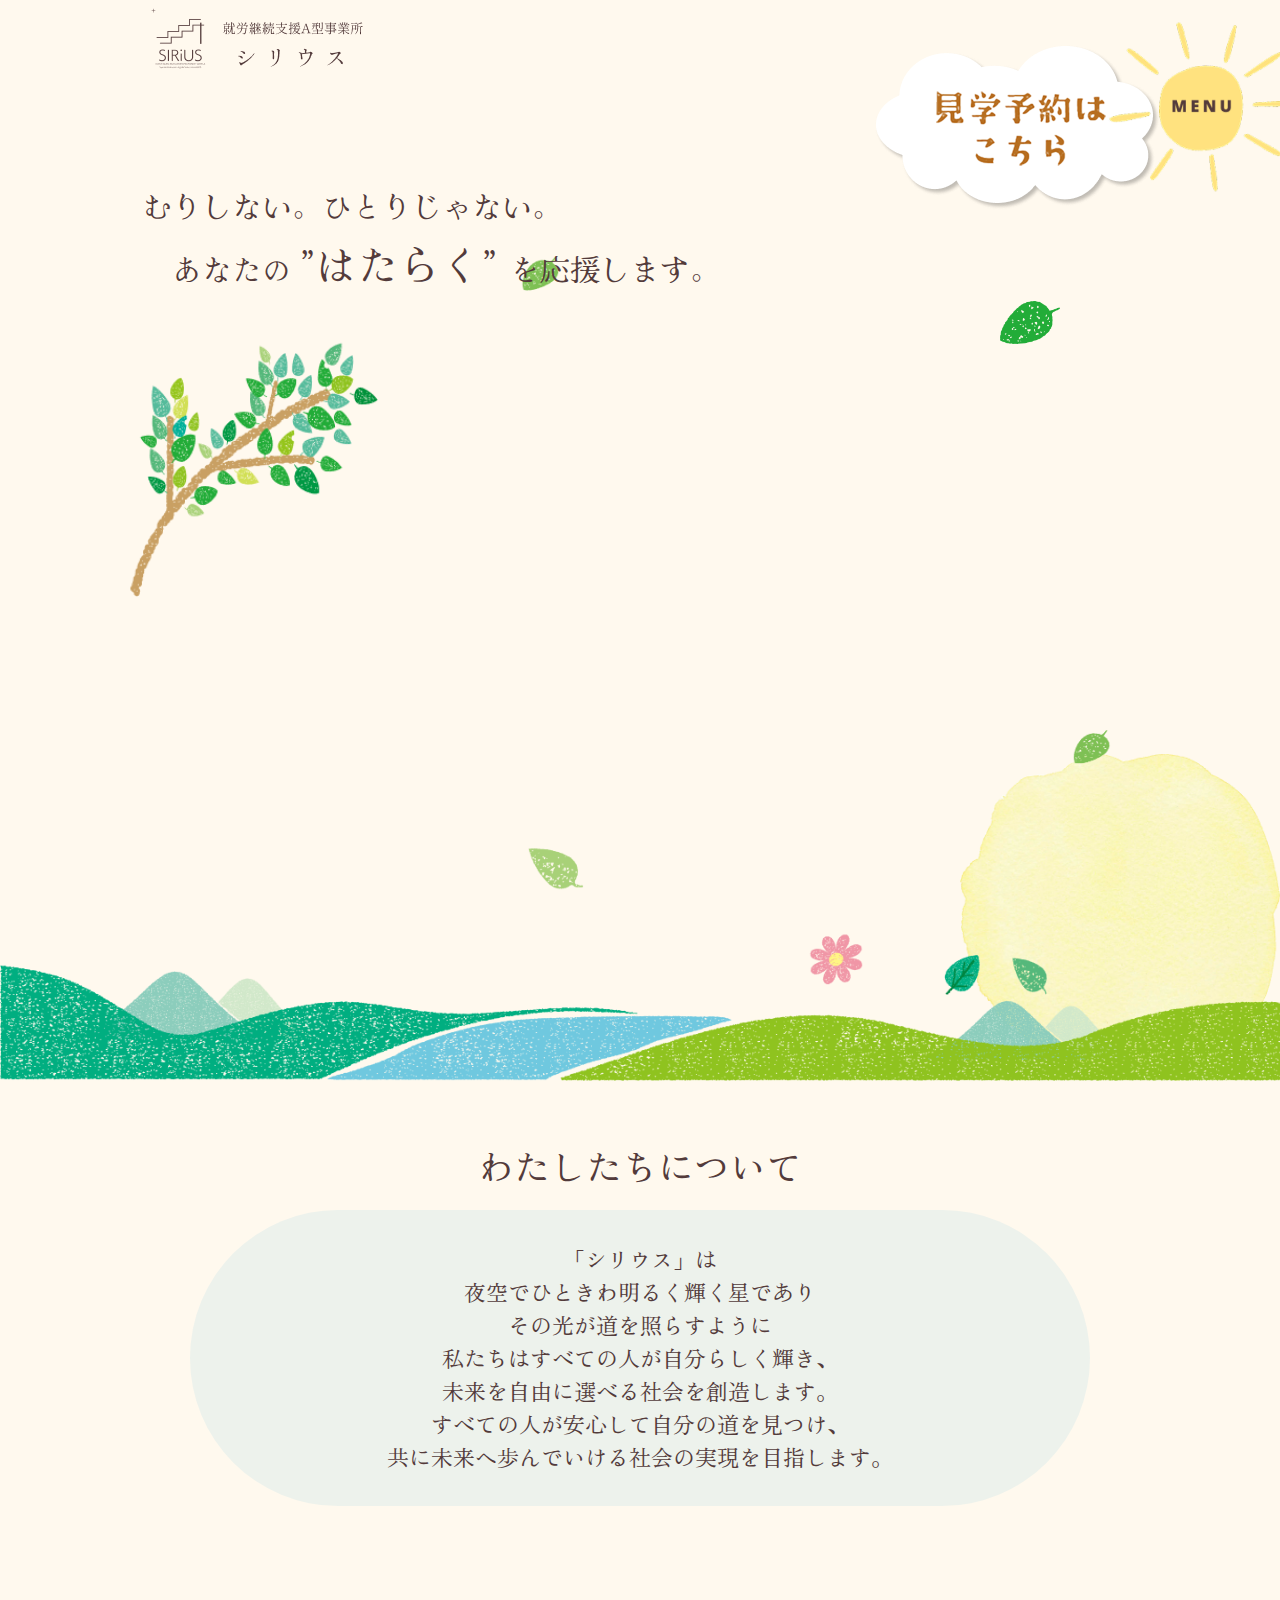
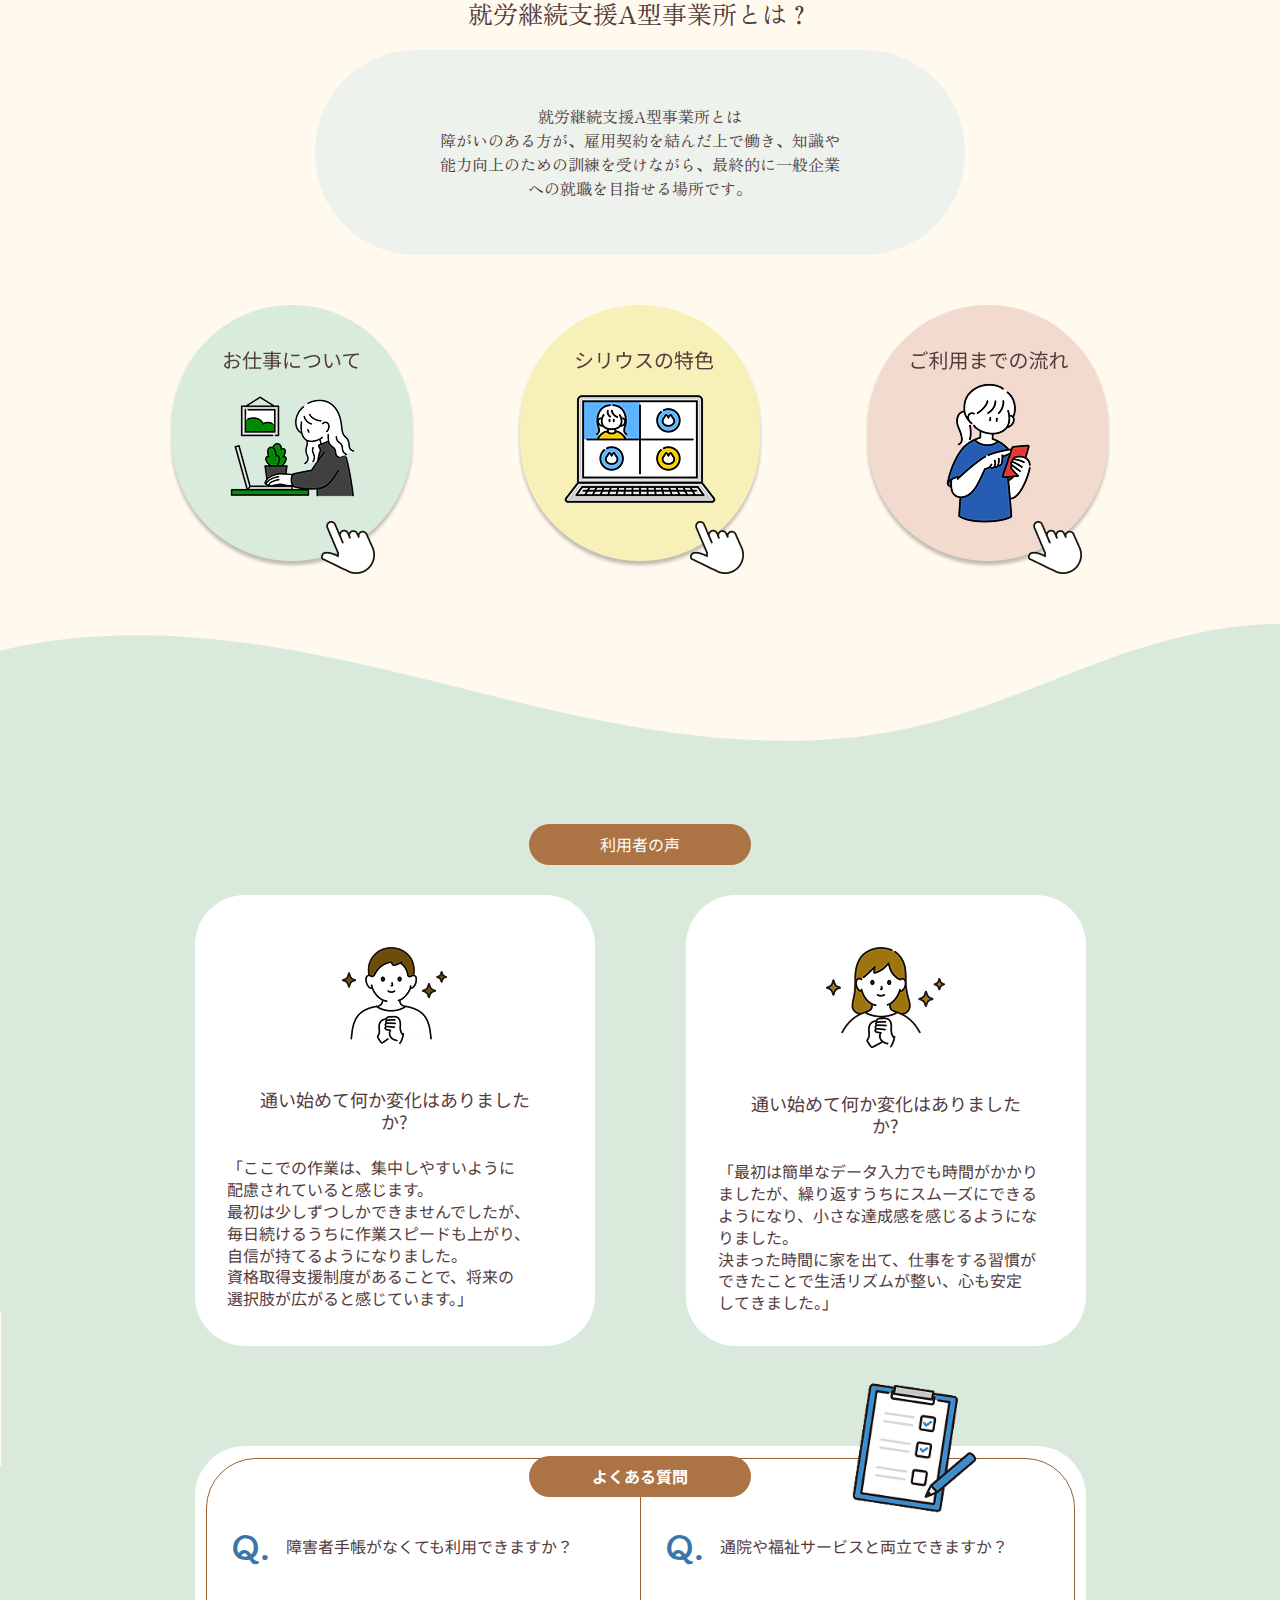
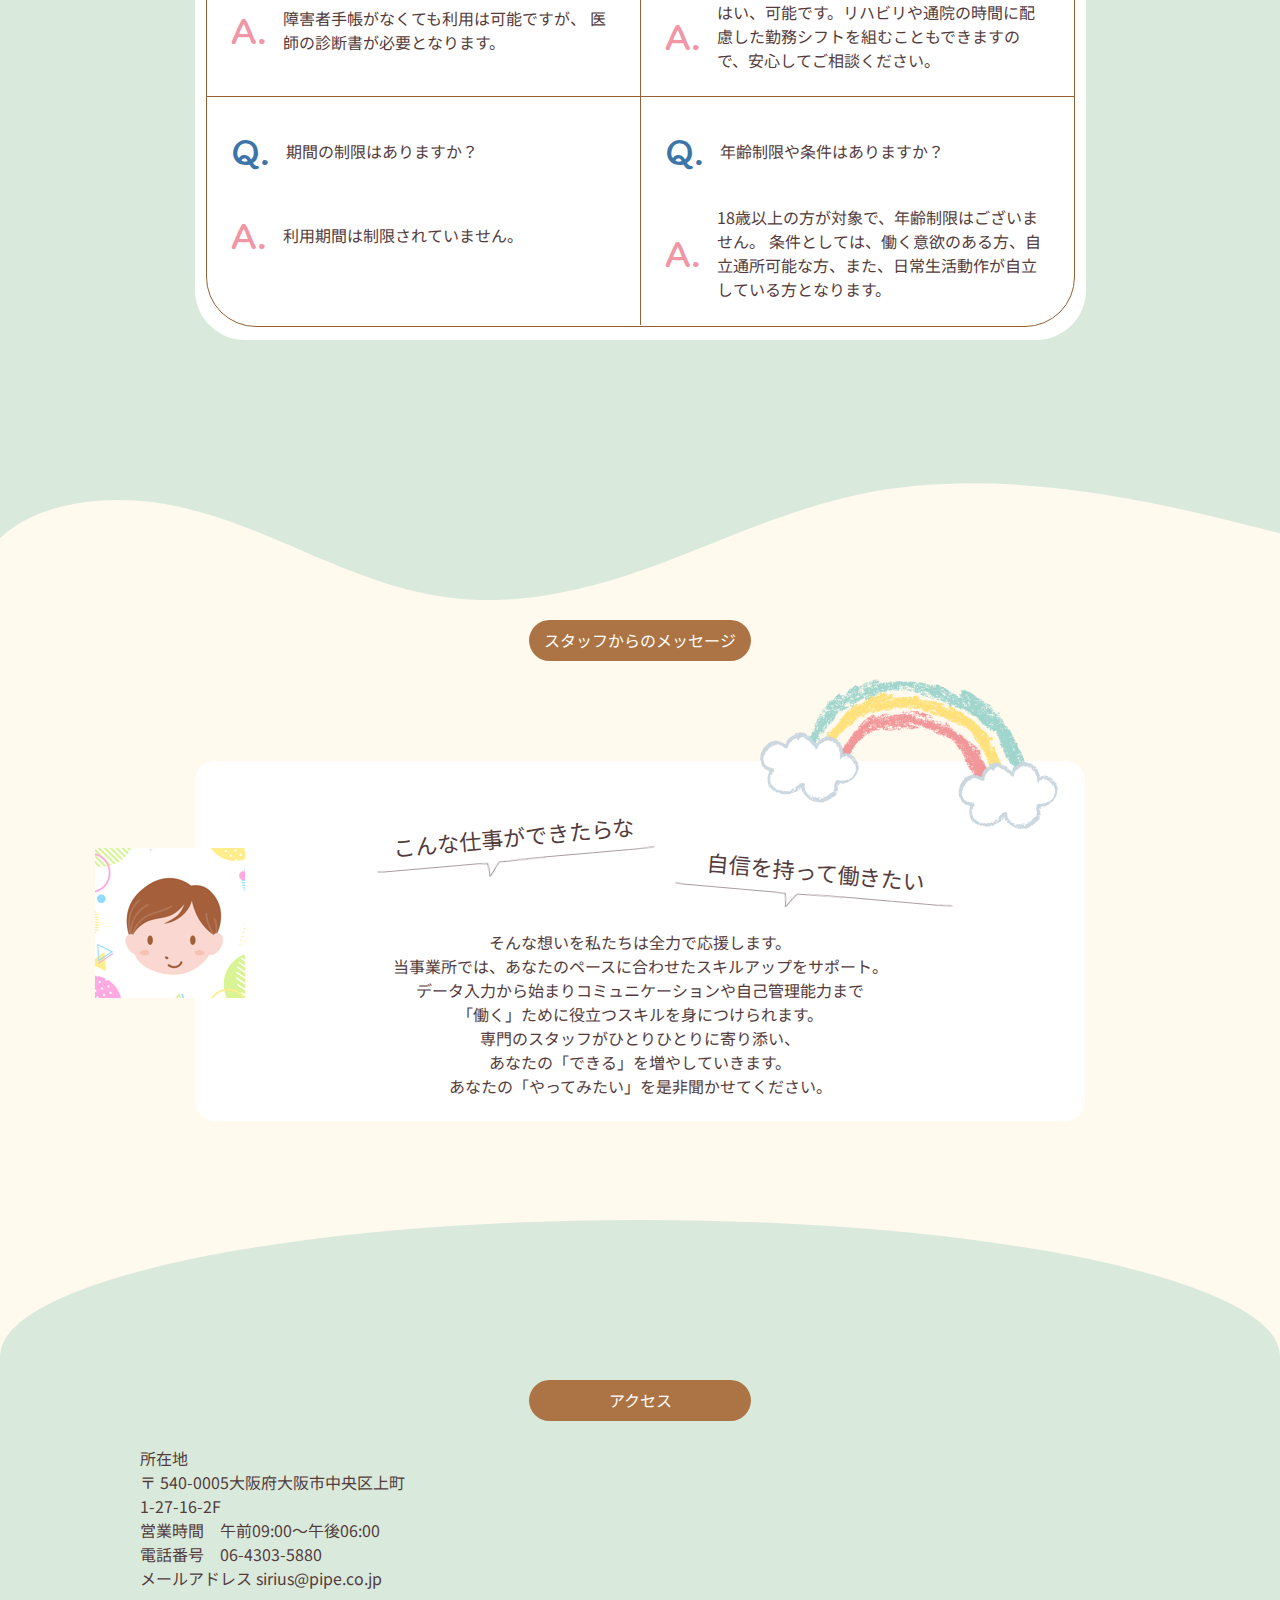
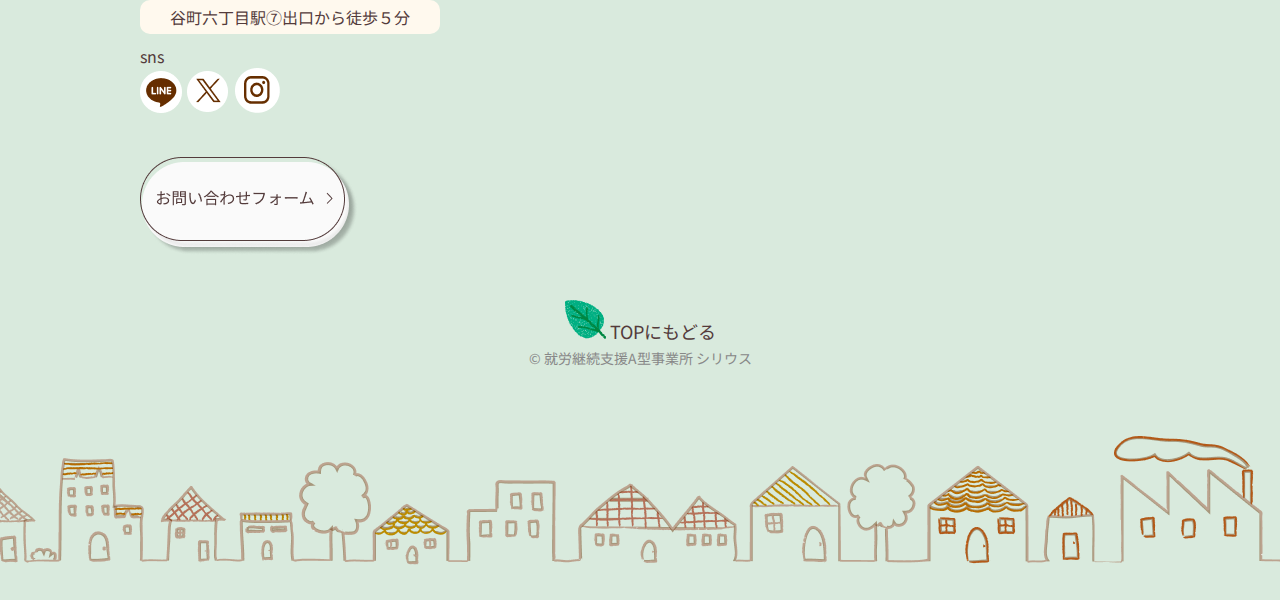
<file: index.html>
<!DOCTYPE html>
<html lang="ja">

<head>
    <meta charset="UTF-8">
    <meta name="viewport" content="width=device-width, initial-scale=1.0">
    <title>トップ - 就労継続支援A型事業所シリウス</title>
    <link rel="stylesheet" href="./css/reset.css">
    <link rel="stylesheet" href="./css/style.css">
    <link rel="preconnect" href="https://fonts.googleapis.com">
    <link rel="preconnect" href="https://fonts.gstatic.com" crossorigin>
    <link
        href="https://fonts.googleapis.com/css2?family=Hina+Mincho&family=Noto+Sans+JP:wght@100..900&family=Zen+Old+Mincho&display=swap"
        rel="stylesheet">
    <link rel="preconnect" href="https://fonts.googleapis.com">
    <link rel="preconnect" href="https://fonts.gstatic.com" crossorigin>
    <link href="https://fonts.googleapis.com/css2?family=Itim&display=swap" rel="stylesheet">
</head>

<body>
    <div class="firstviewWrap">
        <div class="top">
            <header id="top">
                <!-- ロゴ -->
                <div class="logo">
                    <a href="index.html">
                        <img src="toppage_images/top_logo.png" alt="就労継続支援A型事業所シリウスのロゴ"></a>
                </div>

                <!-- 見学予約 -->
                <div class="visit-btn">
                    <a href="contact.html"><img src="toppage_images/Kengaku.png" alt=""></a>
                </div>

                <!-- メニューボタン -->
                <div class="menu-btn">
                    <a href="#"><img src="toppage_images/menu_sun.png" alt="メニューボタン"></a>
                </div>

                <!-- 背景の円 + ナビゲーション -->
                <div class="circle-bg">
                    <nav id="g-nav">
                        <ul>
    <li><a href="work.html">お仕事について</a></li>
    <li><a href="features.html">シリウスの特色</a></li>
    <li><a href="work.html#section-flow">ご利用までの流れ</a></li>
    <li><a href="disclosure.html">情報公表</a></li> 
    <li><a href="index.html#access">アクセス</a></li>
    <li><a href="contact.html" class="contact-btn">お問い合わせはこちら</a></li>
                            <a href="https://lin.ee/ZC2xeyY"><img src="tokushoku_images/top_line.png"
                                    alt="LINEのアイコン"></a>
                            <a href="https://x.com/info_a_sirius"><img src="tokushoku_images/top_x.png"
                                    alt="xのアイコン"></a>
                            <a href="https://www.instagram.com/sirius_202507/"><img src="tokushoku_images/top_insta.png"
                                    alt="Instagramのアイコン"></a>

                        </ul>
                    </nav>
                </div>
            </header>
            <div class="firstView">
                <!-- キャッチコピー -->
                <div class="catcucopyWrap">
                    <p class="catchcopy">
                        むりしない。ひとりじゃない。<br>
                        あなたの <span class="large">”はたらく” </span>を応援します。
                    </p>
                </div>

                <!-- 木 -->
                <div class="treeWrap">
                    <img src="toppage_images/top_tree.png" alt="木" class="tree">
                </div>
                <!-- 葉っぱ -->
                <img src="toppage_images/top_leaf1.png" alt="落ちる葉っぱ" class="falling-leaf">

                <!-- メイン画像（芽） -->
                <img src="toppage_images/top_main.png" alt="メイン画像1" class="main-image">

                <!-- 小画像（チェックシート） -->
                <div class="sub_imageWrap">
                    <img src="toppage_images/top_sab.png" alt="メイン画像2" class="sub-image">
                </div>
            </div>
            <!-- フッター背景 -->
            <div class="footer-bg">
                <img src="toppage_images/top_mountain.png" alt="山と川">
            </div>
            <!-- 黄色丸 -->
            <img src="toppage_images/top.circle_yellow.png" alt="黄色丸" class="circle_yellow">
        </div>
    </div>





    <!--　コンセプト　はじまり -->
    <div class="concept">
        <article>
            <h2 class="ours">わたしたちについて</h2>

            <div class="mes01">
                <p>「シリウス」は<br>
                    夜空でひときわ明るく輝く星であり<br>
                    その光が道を照らすように<br>
                    私たちはすべての人が自分らしく輝き、<br>
                    未来を自由に選べる社会を創造します。<br>
                    すべての人が安心して自分の道を見つけ、<br>
                    共に未来へ歩んでいける社会の実現を目指します。
                </p>
            </div>


            <h2 class="support">就労継続支援A型事業所とは？</h2>


            <div class="mes02">
                <p>
                    就労継続支援A型事業所とは <br>
                    障がいのある方が、雇用契約を結んだ上で働き、知識や<br>
                    能力向上のための訓練を受けながら、最終的に一般企業<br>
                    への就職を目指せる場所です。
                </p>
            </div>

        </article>
        <div class="icon">
            <a href="work.html"><img src="./toppage_images/top_oshigoto.png" alt="お仕事について"></a>
            <a href="features.html"><img src="./toppage_images/top_tokushoku.png" alt="シリウスの特色"></a>
            <a href="work.html#section-flow"><img src="./toppage_images/top_nagare.png" alt="ご利用までの流れ"></a>
        </div>
    </div>
    <!-- コンセプト おわり-->

    <!-- 利用者の声とQ&A　はじまり -->
    <div class="customersvoiceFAQ">
        <div class="costomersvoice">
            <div class="h2">
                <h2>利用者の声</h2>
            </div>
            <div class="voice">
                <div class="voice01">

                    <img src="./toppage_images/top_man.png" alt="">
                    <p class="question">通い始めて何か変化はありましたか?</p>
                    <p class="answer01">「ここでの作業は、集中しやすいように<br>
                        配慮されていると感じます。<br>
                        最初は少しずつしかできませんでしたが、<br>
                        毎日続けるうちに作業スピードも上がり、<br>
                        自信が持てるようになりました。<br>
                        資格取得支援制度があることで、将来の<br>
                        選択肢が広がると感じています。」
                    </p>
                </div>
                <div class="voice02">

                    <img src="./toppage_images/top_woman.png" alt="">
                    <p class="question">通い始めて何か変化はありましたか?</p>
                    <p class="answer02">
                        「最初は簡単なデータ入力でも時間がかかり<br>
                        ましたが、繰り返すうちにスムーズにできる<br>
                        ようになり、小さな達成感を感じるようにな<br>
                        りました。<br>
                        決まった時間に家を出て、仕事をする習慣が<br>
                        できたことで生活リズムが整い、心も安定<br>
                        してきました。」
                    </p>
                </div>
            </div>
        </div>

        <div class="FAQWrap">
            <div class="FAQ">




                <table>
                    <thead>
                        <tr>
                            <th colspan="2">
                                <h2 class="yokuaru">よくある質問</h2>
                            </th>
                        </tr>
                    </thead>
                    <tbody>
                        <tr>
                            <td class="lefttop">
                                <div class="que">
                                    <span class="qu">Q.</span>障害者手帳がなくても利用できますか？<br>
                                </div>
                                <div class="ans">
                                    <span class="an">A.</span>障害者手帳がなくても利用は可能ですが、
                                    医師の診断書が必要となります。
                                </div>
                            </td>
                            <td class="righttop">
                                <div class="que">
                                    <span class="qu">Q.</span>
                                    <p>通院や福祉サービスと両立できますか？</p>
                                </div>
                                <div class="ans">
                                    <span class="an">A.</span>
                                    <p>はい、可能です。リハビリや通院の時間に配慮した勤務シフトを組むこともできますので、安心してご相談ください。</p>
                                </div>

                            </td>
                        </tr>
                        <tr>
                            <td class="leftbottom">
                                <div class="que">
                                    <span class="qu">Q.</span>期間の制限はありますか？
                                </div>
                                <div class="ans">
                                    <span class="an">A.</span>利用期間は制限されていません。
                                </div>
                            </td>
                            <td class="rightbottom">
                                <div class="que">
                                    <span class="qu">Q.</span>年齢制限や条件はありますか？
                                </div>
                                <div class="ans">
                                    <span class="an">A.</span>18歳以上の方が対象で、年齢制限はございません。
                                    条件としては、働く意欲のある方、自立通所可能な方、また、日常生活動作が自立している方となります。
                                </div>
                            </td>
                        </tr>
                    </tbody>
                </table>

            </div>
            <img src="./toppage_images/top_checkseat.png" alt="チェックリスト">
        </div>
    </div>
    <!-- 利用者の声とQ&A　おわり -->

    <!-- スタッフからのメッセージ　はじまり -->
    <div class="staff">

        <h2>スタッフからのメッセージ</h2>
        <div class="staffWrap">
            <div class="rainbow">
                <img src="./toppage_images/top_rainbow.png" alt="">
            </div>
            <p class="job">こんな仕事ができたらな</p>
            <p class="confidence">自信を持って働きたい</p>

            <p class="message">そんな想いを私たちは全力で応援します。<br>
                当事業所では、あなたのペースに合わせたスキルアップをサポート。<br>
                データ入力から始まりコミュニケーションや自己管理能力まで<br>
                「働く」ために役立つスキルを身につけられます。<br>
                専門のスタッフがひとりひとりに寄り添い、<br>
                あなたの「できる」を増やしていきます。<br>
                あなたの「やってみたい」を是非聞かせてください。
            </p>
            <!-- スタッフの写真 -->
            <div class="staffimg">
                <img src="./toppage_images/top_staff.png" alt="スタッフの顔">
            </div>
        </div>
    </div>
    </div>
    <!-- スタッフからのメッセージ　おわり -->

    <!-- アクセス　はじまり -->

    <div id="access">

        <div class="accessWrap">
            <div class="sec04">
                <h2 class="left-aligned-h2">アクセス</h2>
                <div class="accessinfo">
                    <div id="address">
                        <h3>所在地</h3>
                        <p>〒 540-0005大阪府大阪市中央区上町<br>
                            1-27-16-2F<br>
                            営業時間　午前09:00～午後06:00<br>
                            電話番号　06-4303-5880<br>
                            メールアドレス sirius@pipe.co.jp<br>
                        <p class="walk">谷町六丁目駅⑦出口から徒歩５分</p>
                        </p>
                        <div class="onlyPC">
                            <h3>sns</h3>
                            <a href="https://lin.ee/ZC2xeyY"><img src="./toppage_images/top_line.png"
                                    alt="LINEのアイコン"></a>
                            <a href="https://x.com/info_a_sirius"><img src="./toppage_images/top_x.png"
                                    alt="xのアイコン"></a>
                            <a href="https://www.instagram.com/sirius_202507/"><img src="./toppage_images/top_insta.png"
                                    alt="Instagramのアイコン"></a>

                            <div class="contact">
                                <a href="contact.html"><img src="./toppage_images/top_contact.png" alt="お問い合わせフォーム"></a>
                            </div>
                        </div>

                    </div>
                    <div class="googlemap">
                        <iframe
                            src="https://www.google.com/maps/embed?pb=!1m18!1m12!1m3!1d3281.1289875478383!2d135.5189094750127!3d34.67669388450178!2m3!1f0!2f0!3f0!3m2!1i1024!2i768!4f13.1!3m3!1m2!1s0x6000e735ea525749%3A0xdc22ab3a9289a2ff!2z44CSNTQwLTAwMDUg5aSn6Ziq5bqc5aSn6Ziq5biC5Lit5aSu5Yy65LiK55S677yR5LiB55uu77yS77yX4oiS77yR77yWIOe-jueZu-WIqeODk-ODqyAyZg!5e0!3m2!1sja!2sjp!4v1755753933345!5m2!1sja!2sjp"
                            width="585" height="340" style="border:0;" allowfullscreen="" loading="lazy"
                            referrerpolicy="no-referrer-when-downgrade"></iframe>
                    </div>
                    <div class="onlySP">
                        <h3>sns</h3>
                        <div class="snsicon">
                            <a href="https://lin.ee/ZC2xeyY"><img src="./toppage_images/top_line.png"
                                    alt="LINEのアイコン"></a>
                            <a href="https://x.com/info_a_sirius"><img src="./toppage_images/top_x.png"
                                    alt="xのアイコン"></a>
                            <a href="https://www.instagram.com/sirius_202507/"><img src="./toppage_images/top_insta.png"
                                    alt="Instagramのアイコン"></a>
                        </div>
                        <div class="contact">
                            <a href="contact.html"><img src="./toppage_images/top_contact.png" alt="お問い合わせフォーム"></a>
                        </div>
                    </div>
                </div>


            </div>
        </div>
    </div>
    <!-- アクセス　おわり -->
    <footer>
        <div class="leaf">
            <a href="#top">TOPにもどる</a>
        </div>
        <small>© 就労継続支援A型事業所 シリウス</small>
    </footer>


    <script src="menu.js"></script>


</body>

</html>
</file>
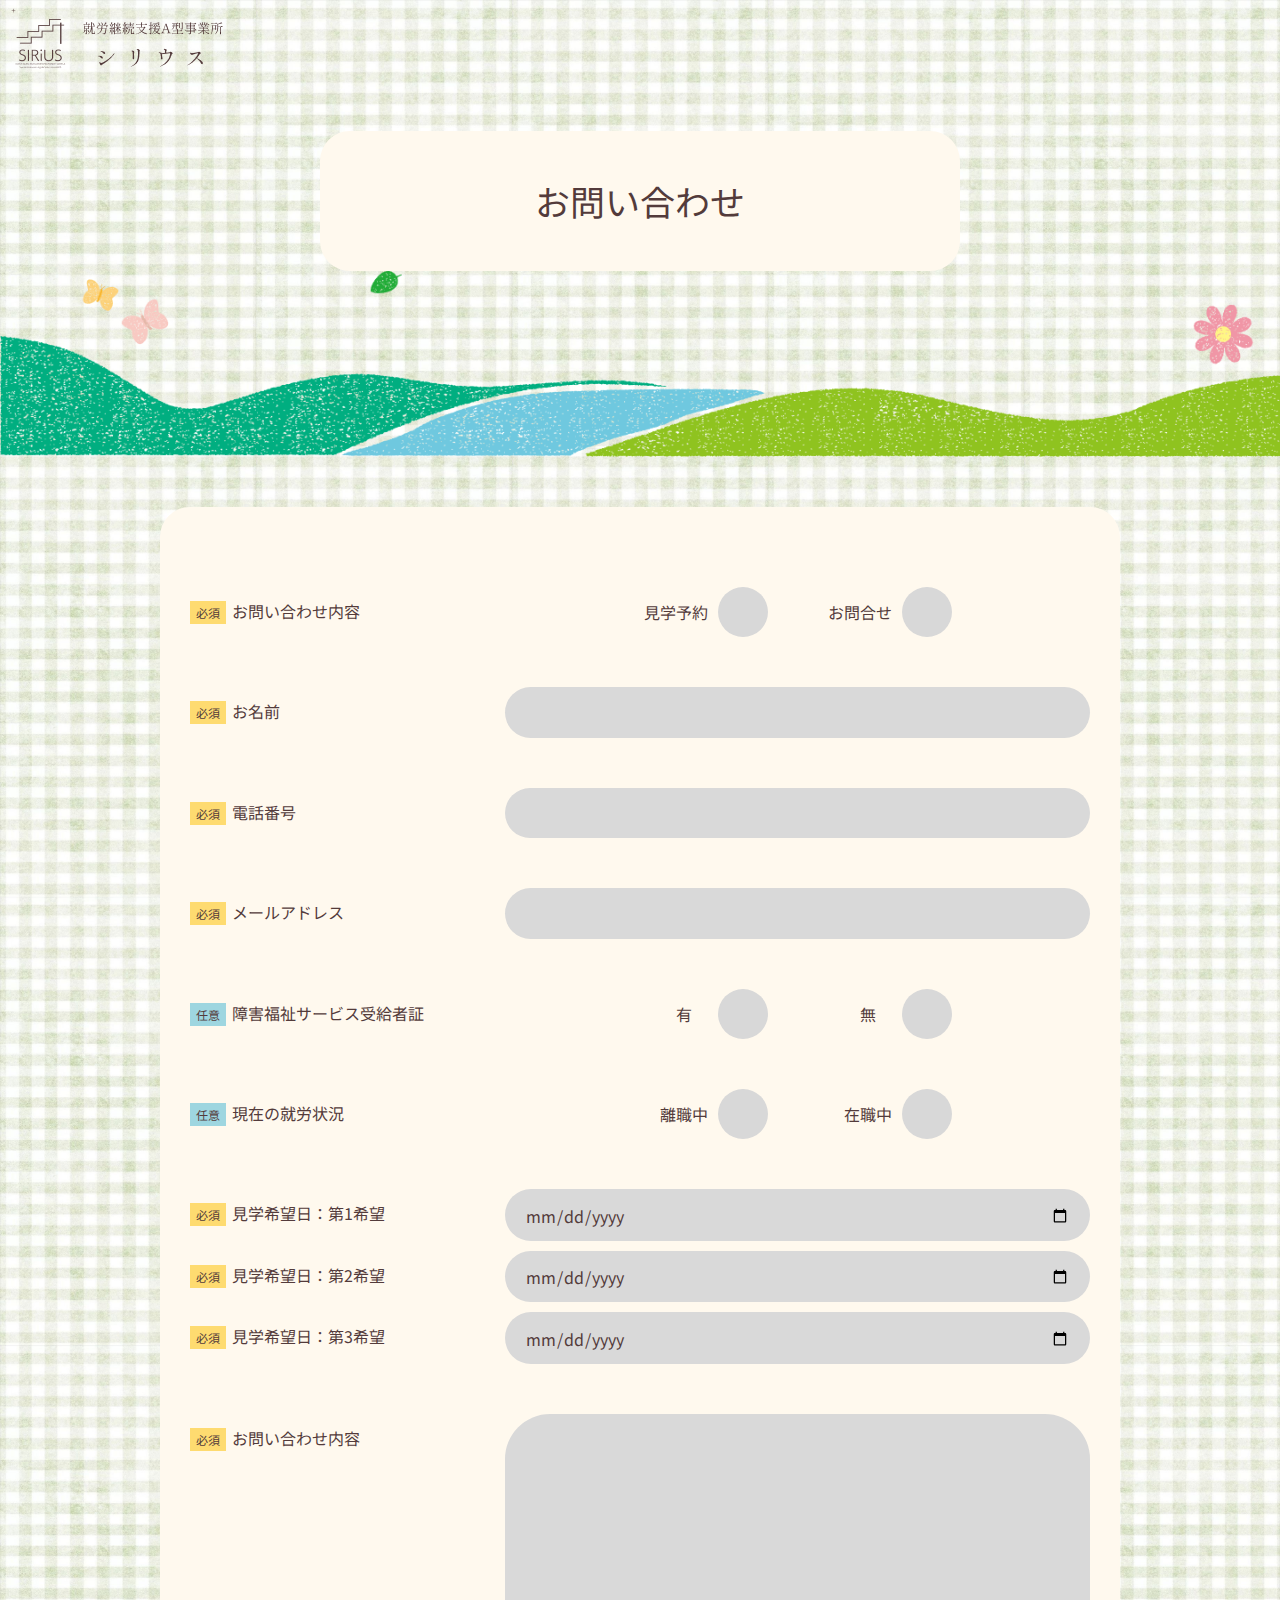
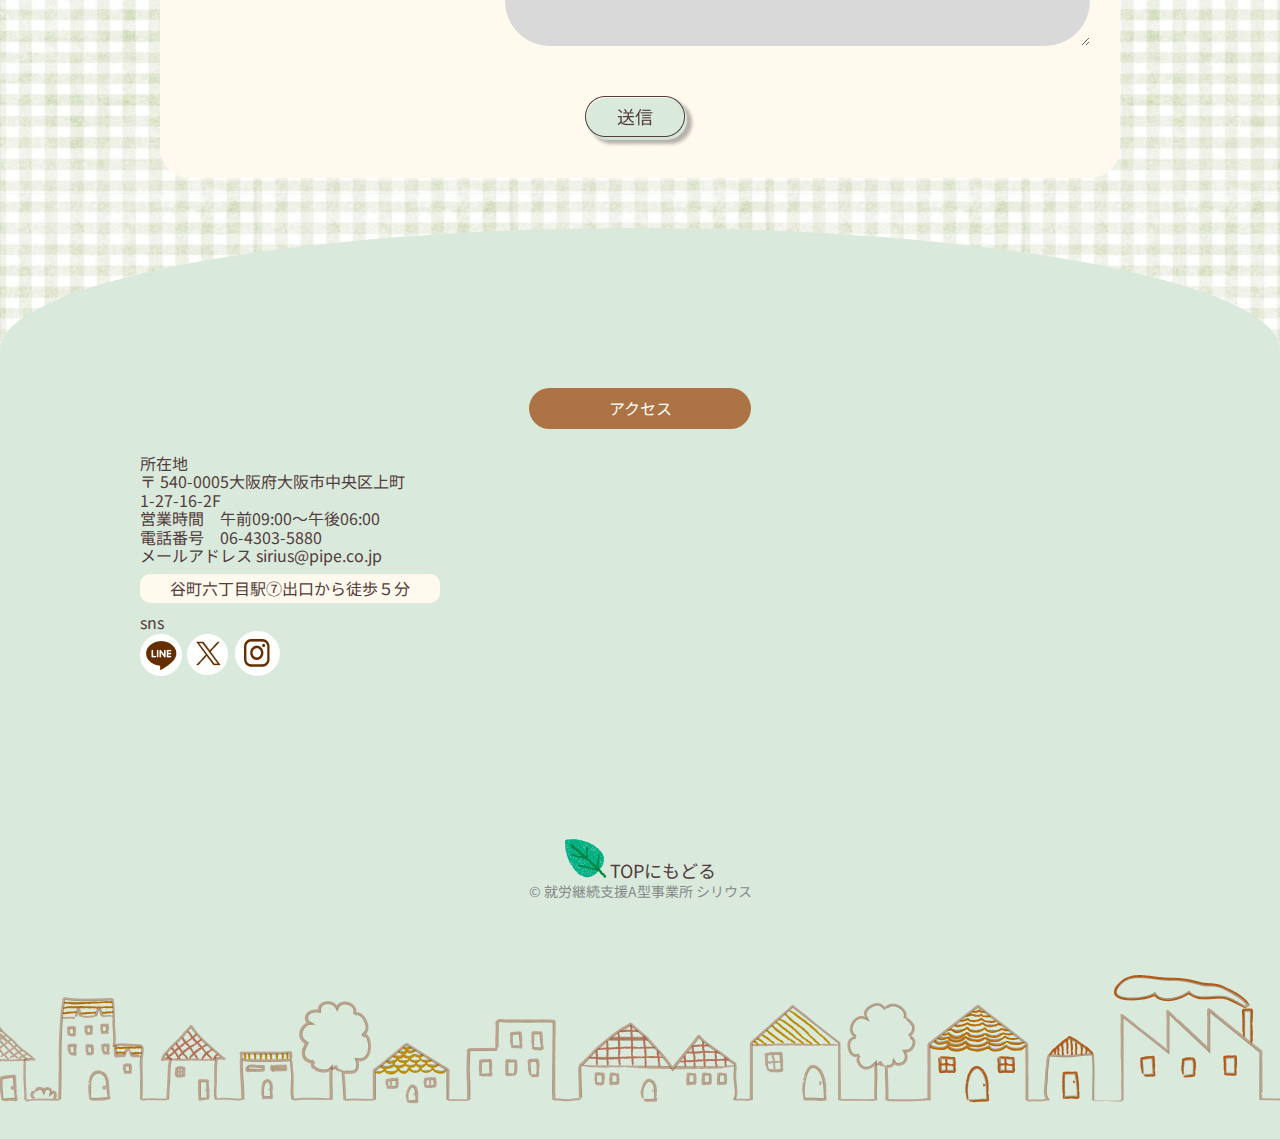
<file: contact.html>
<!DOCTYPE html>
<html lang="ja">

<head>
    <meta charset="UTF-8">
    <meta name="viewport" content="width=device-width, initial-scale=1.0">
    <title>お問い合わせ - 就労支援A型事業所シリウス</title>
    <link rel="stylesheet" href="./css/reset.css">
    <link rel="stylesheet" href="./css/contact.css">
    <link
        href="https://fonts.googleapis.com/css2?family=Hina+Mincho&family=Noto+Sans+JP:wght@100..900&family=Zen+Old+Mincho&display=swap"
        rel="stylesheet">
    <link rel="preconnect" href="https://fonts.googleapis.com">
    <link rel="preconnect" href="https://fonts.gstatic.com" crossorigin>
    <link href="https://fonts.googleapis.com/css2?family=Itim&display=swap" rel="stylesheet">
</head>

<body>
    <header id="contact">
        <!-- rogo -->
        <a href="index.html">
            <img src="./contact_images/top_logo.png" alt="就労支援A型事業所シリウスのロゴ"></a>
    </header>

    <p class="form">お問い合わせ</p>

    <div class="mountain"><img src="./contact_images/contact_mountain.png" alt=""></div>

    <form action="#">
        <div class="formItem">
            <p class="formL"><span class="req">必須</span>お問い合わせ内容</p>

            <!--<div class="formR radio">
                <label><input type="radio" name="kind" value="0">見学予約</label> <label><input type="radio" name="kind"
                        value="1">お問合せ</label>
            </div>-->

            <div class="radio-group">
                <label class="radio-wrapper">
                    <span>見学予約</span>
                    <input type="radio" name="inquiry_type" value="0">
                    <span class="custom-radio"></span>
                </label>

                <label class="radio-wrapper">
                    <span>お問合せ</span>
                    <input type="radio" name="inquiry_type" value="1">
                    <span class="custom-radio"></span>
                </label>
            </div>

        </div>

        <div class="formItem">
            <p class="formL"><span class="req">必須</span>お名前</p>
            <div class="formR">
                <label><input type="text" name="name" required></label></p>
            </div>
        </div>

        <div class="formItem">
            <p class="formL"><span class="req">必須</span>電話番号</p>
            <div class="formR">
                <label><input type="tel" name="tel" required></label></p>
            </div>
        </div>

        <div class="formItem">
            <p class="formL"><span class="req">必須</span>メールアドレス</p>
            <div class="formR">
                <label><input type="email" name="email" required></label></p>
            </div>
        </div>

        <div class="formItem">
            <p class="formL"><span class="any">任意</span>障害福祉サービス受給者証</p>
            <!--<div class="formR radio">
                <label><input type="radio" name="kind" value="0">有</label> <label><input type="radio" name="kind"
                        value="1">無</label>
            </div>-->

            <div class="radio-group">
                <label class="radio-wrapper">
                    <span>　　有　</span>
                    <input type="radio" name="recipient_card" value="0">
                    <span class="custom-radio"></span>
                </label>

                <label class="radio-wrapper">
                    <span>　　無　</span>
                    <input type="radio" name="recipient_card" value="1">
                    <span class="custom-radio"></span>
                </label>
            </div>


        </div>

        <div class="formItem">
            <p class="formL"><span class="any">任意</span>現在の就労状況</p>
            <!--<div class="formR radio">
                <label><input type="radio" name="kind" value="0">離職中</label> <label><input type="radio" name="kind"
                        value="1">在職中</label>
            </div>-->

            <div class="radio-group">
                <label class="radio-wrapper">
                    <span>　離職中</span>
                    <input type="radio" name="employment_status" value="0">
                    <span class="custom-radio"></span>
                </label>

                <label class="radio-wrapper">
                    <span>　在職中</span>
                    <input type="radio" name="employment_status" value="1">
                    <span class="custom-radio"></span>
                </label>
            </div>
        </div>

        <div class="kengaku">
            <div class="formItem">
                <p class="formL"><span class="req">必須</span>見学希望日：第1希望</p>
                <div class="formR">
                    <label><input type="date" name="tour_date_1" required></label></p>
                </div>
            </div>

            <div class="formItem">
                <p class="formL"><span class="req">必須</span>見学希望日：第2希望</p>
                <div class="formR">
                    <label><input type="date" name="tour_date_2" required></label></p>
                </div>
            </div>

            <div class="formItem">
                <p class="formL"><span class="req">必須</span>見学希望日：第3希望</p>
                <div class="formR">
                    <label><input type="date" name="tour_date_3" required></label></p>
                </div>
            </div>

            <!-- <div class="formItem">
                <p class="formL"><span class="req">必須</span>第3希望</p>
                <div class="formR">
                    <label><input type="text" name="name" required></label></p>
                </div>
            </div> -->

        </div>
        <div class="formItem">
            <p class="formL"><span class="req">必須</span>お問い合わせ内容</p>
            <div class="formR02">
                <label><textarea name="name" rows="8"></textarea></label></p>
            </div>
        </div>

        <div>
            <p class="btn"><input type="image" src="./contact_images/contact_btn.png" alt="送信する"></p>
        </div>


    </form>

    <!-- アクセス　はじまり -->

    <div id="access">

        <div class="accessWrap">
            <div class="sec04">
                <h2 class="left-aligned-h2">アクセス</h2>
                <div class="accessinfo">
                    <div id="address">
                        <h3>所在地</h3>
                        <p>〒 540-0005大阪府大阪市中央区上町<br>
                            1-27-16-2F<br>
                            営業時間　午前09:00～午後06:00<br>
                            電話番号　06-4303-5880<br>
                            メールアドレス sirius@pipe.co.jp<br>
                        <p class="walk">谷町六丁目駅⑦出口から徒歩５分</p>
                        </p>
                        <div class="onlyPC">
                            <h3>sns</h3>
                            <a href="https://lin.ee/ZC2xeyY"><img src="./toppage_images/top_line.png"
                                    alt="LINEのアイコン"></a>
                            <a href="https://x.com/info_a_sirius"><img src="./toppage_images/top_x.png"
                                    alt="xのアイコン"></a>
                            <a href="https://www.instagram.com/sirius_202507/"><img src="./toppage_images/top_insta.png"
                                    alt="Instagramのアイコン"></a>

                            <div class="contact">
                                <a href="contact.html"><img src="./toppage_images/top_contact.png" alt="お問い合わせフォーム"></a>
                            </div>
                        </div>

                    </div>
                    <div class="googlemap">
                        <iframe
                            src="https://www.google.com/maps/embed?pb=!1m18!1m12!1m3!1d3281.1289875478383!2d135.5189094750127!3d34.67669388450178!2m3!1f0!2f0!3f0!3m2!1i1024!2i768!4f13.1!3m3!1m2!1s0x6000e735ea525749%3A0xdc22ab3a9289a2ff!2z44CSNTQwLTAwMDUg5aSn6Ziq5bqc5aSn6Ziq5biC5Lit5aSu5Yy65LiK55S677yR5LiB55uu77yS77yX4oiS77yR77yWIOe-jueZu-WIqeODk-ODqyAyZg!5e0!3m2!1sja!2sjp!4v1755753933345!5m2!1sja!2sjp"
                            width="585" height="340" style="border:0;" allowfullscreen="" loading="lazy"
                            referrerpolicy="no-referrer-when-downgrade"></iframe>
                    </div>
                    <div class="onlySP">
                        <h3>sns</h3>
                        <div class="snsicon">
                            <a href="https://lin.ee/ZC2xeyY"><img src="./toppage_images/top_line.png"
                                    alt="LINEのアイコン"></a>
                            <a href="https://x.com/info_a_sirius"><img src="./toppage_images/top_x.png"
                                    alt="xのアイコン"></a>
                            <a href="https://www.instagram.com/sirius_202507/"><img src="./toppage_images/top_insta.png"
                                    alt="Instagramのアイコン"></a>
                        </div>
                        <div class="contact">
                            <a href="contact.html"><img src="./toppage_images/top_contact.png" alt="お問い合わせフォーム"></a>
                        </div>
                    </div>
                </div>


            </div>
        </div>
    </div>
    <!-- アクセス　おわり -->
    <footer>
        <div class="leaf">
            <a href="#contact">TOPにもどる</a>
        </div>
        <small>© 就労継続支援A型事業所 シリウス</small>
    </footer>

</body>

</html>
</file>
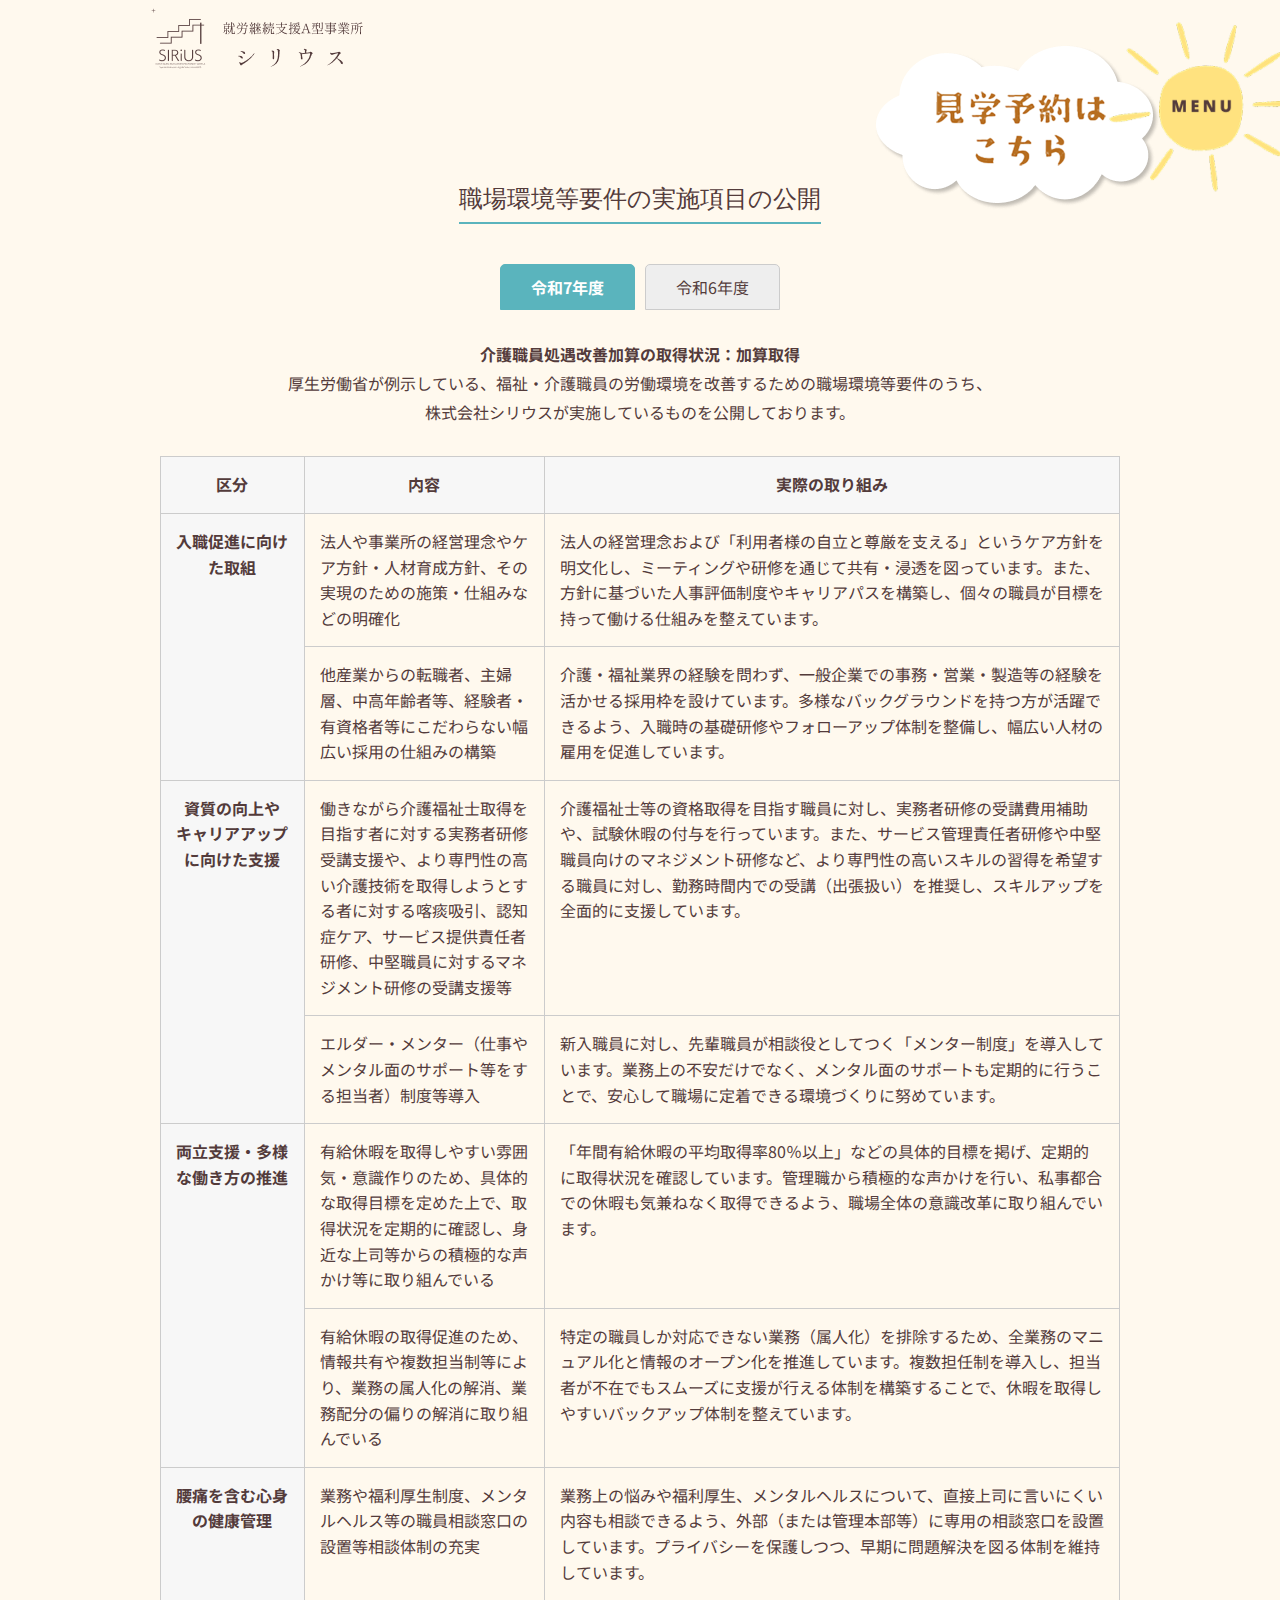
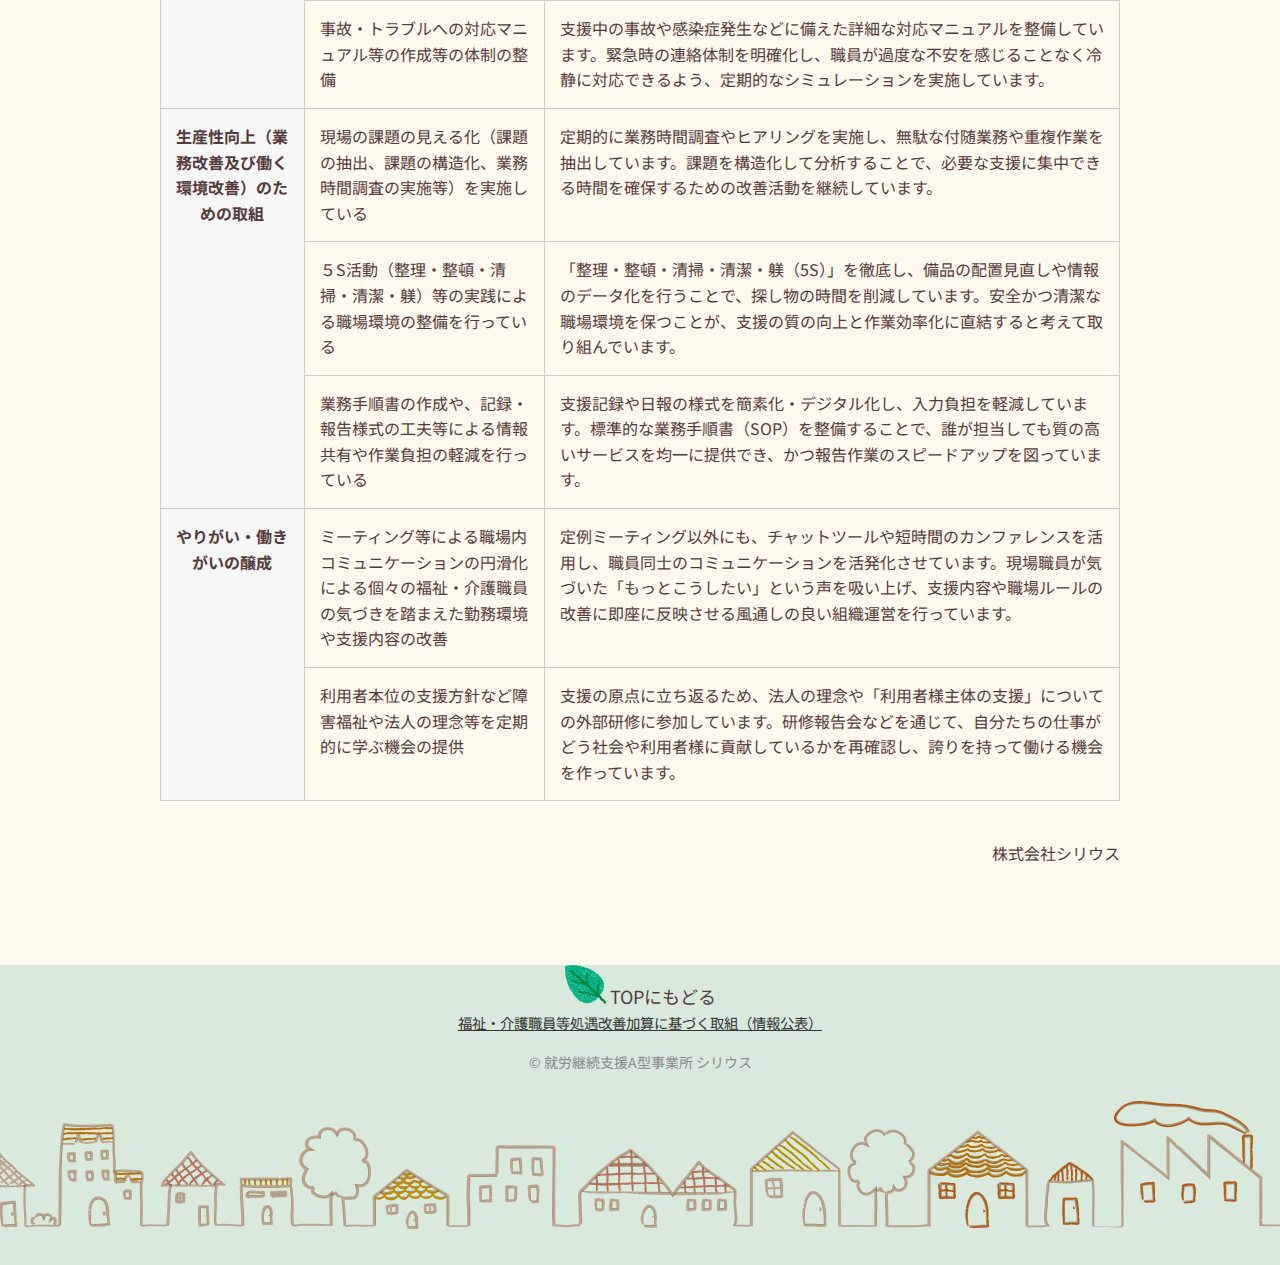
<file: disclosure.html>
<!DOCTYPE html>
<html lang="ja">
<head>
    <meta charset="UTF-8">
    <meta name="viewport" content="width=device-width, initial-scale=1.0">
    <title>情報公表 - 就労継続支援A型事業所シリウス</title>
    <link rel="preconnect" href="https://fonts.googleapis.com">
    <link rel="preconnect" href="https://fonts.gstatic.com" crossorigin>
    <link href="https://fonts.googleapis.com/css2?family=Noto+Sans+JP:wght@100..900&display=swap" rel="stylesheet">
    <link rel="stylesheet" href="./css/reset.css">
    <link rel="stylesheet" href="./css/style.css">
    
    <style>
        /* 特設ページ専用のスタイル */
        .disclosure-wrap {
            max-width: 1000px;
            margin: 80px auto;
            padding: 20px;
        }
        .disclosure-title {
            text-align: center;
            font-size: 24px;
            margin-bottom: 40px;
            border-bottom: 2px solid #5ab4bd;
            display: inline-block;
            padding-bottom: 5px;
        }
        .disclosure-desc {
            margin-bottom: 30px;
            line-height: 1.8;
            text-align: center;
        }

        /* タブ切り替えのデザイン */
        .tab-buttons {
            display: flex;
            justify-content: center;
            gap: 10px;
            margin-bottom: 30px;
        }
        .tab-btn {
            padding: 10px 30px;
            font-size: 16px;
            background-color: #eee;
            border: 1px solid #ccc;
            border-radius: 5px 5px 0 0;
            cursor: pointer;
            transition: 0.3s;
        }
        .tab-btn.active {
            background-color: #5ab4bd;
            color: #fff;
            border-color: #5ab4bd;
            font-weight: bold;
        }
        .tab-content {
            display: none;
            animation: fadeIn 0.5s;
        }
        .tab-content.active {
            display: block;
        }
        @keyframes fadeIn {
            from { opacity: 0; }
            to { opacity: 1; }
        }

        /* テーブル（表）のデザイン */
        .table-responsive {
            overflow-x: auto;
        }
        .disclosure-table {
            width: 100%;
            border-collapse: collapse;
            margin-bottom: 40px;
            min-width: 800px;
            /* 列の幅を強制固定する設定 */
            table-layout: fixed; 
        }
        .disclosure-table th, .disclosure-table td {
            border: 1px solid #ccc;
            padding: 15px;
            line-height: 1.6;
            /* 文字が枠を突き抜けないようにする設定 */
            word-break: break-all;
        }
        .disclosure-table th {
            background-color: #f7f7f7;
            font-weight: bold;
            text-align: center;
        }
        .disclosure-table td {
            vertical-align: top;
        }

        /* 列ごとの幅指定（15% / 15% / 70%） */
        .col-category { width: 15%; background-color: #f7f7f7; text-align: center; font-weight: bold;}
        .col-content { width: 25%; }
        .col-action { width: 60%; }
    </style>
</head>

<body>
    <header id="top">
        <div class="logo">
            <a href="index.html">
                <img src="toppage_images/top_logo.png" alt="就労継続支援A型事業所シリウスのロゴ">
            </a>
        </div>
        <div class="visit-btn">
            <a href="contact.html"><img src="toppage_images/Kengaku.png" alt=""></a>
        </div>
        <div class="menu-btn">
            <a href="#"><img src="toppage_images/menu_sun.png" alt="メニューボタン"></a>
        </div>
        <div class="circle-bg">
            <nav id="g-nav">
                <ul>
                    <li><a href="work.html">お仕事について</a></li>
                    <li><a href="features.html">シリウスの特色</a></li>
                    <li><a href="work.html#section-flow">ご利用までの流れ</a></li>
                    <li><a href="disclosure.html">情報公表</a></li>
                    <li><a href="index.html#access">アクセス</a></li>
                    <li><a href="contact.html" class="contact-btn">お問い合わせはこちら</a></li>
                </ul>
            </nav>
        </div>
    </header>

    <main class="disclosure-wrap">
        <div style="text-align: center;">
            <h1 class="disclosure-title">職場環境等要件の実施項目の公開</h1>
        </div>
        
        <div class="tab-buttons">
            <button class="tab-btn active" onclick="switchTab('r7')">令和7年度</button>
            <button class="tab-btn" onclick="switchTab('r6')">令和6年度</button>
        </div>

        <div id="r7" class="tab-content active">
            <p class="disclosure-desc">
                <strong>介護職員処遇改善加算の取得状況：加算取得</strong><br>
                厚生労働省が例示している、福祉・介護職員の労働環境を改善するための職場環境等要件のうち、<br>株式会社シリウスが実施しているものを公開しております。
            </p>
            <div class="table-responsive">
                <table class="disclosure-table">
                    <tr>
                        <th class="col-category">区分</th>
                        <th class="col-content">内容</th>
                        <th class="col-action">実際の取り組み</th>
                    </tr>
                    <tr>
                        <td class="col-category" rowspan="2">入職促進に向けた取組</td>
                        <td>法人や事業所の経営理念やケア方針・人材育成方針、その実現のための施策・仕組みなどの明確化</td>
                        <td>法人の経営理念および「利用者様の自立と尊厳を支える」というケア方針を明文化し、ミーティングや研修を通じて共有・浸透を図っています。また、方針に基づいた人事評価制度やキャリアパスを構築し、個々の職員が目標を持って働ける仕組みを整えています。</td>
                    </tr>
                    <tr>
                        <td>他産業からの転職者、主婦層、中高年齢者等、経験者・有資格者等にこだわらない幅広い採用の仕組みの構築</td>
                        <td>介護・福祉業界の経験を問わず、一般企業での事務・営業・製造等の経験を活かせる採用枠を設けています。多様なバックグラウンドを持つ方が活躍できるよう、入職時の基礎研修やフォローアップ体制を整備し、幅広い人材の雇用を促進しています。</td>
                    </tr>
                    <tr>
                        <td class="col-category" rowspan="2">資質の向上や<br>キャリアアップに向けた支援</td>
                        <td>働きながら介護福祉士取得を目指す者に対する実務者研修受講支援や、より専門性の高い介護技術を取得しようとする者に対する喀痰吸引、認知症ケア、サービス提供責任者研修、中堅職員に対するマネジメント研修の受講支援等</td>
                        <td>介護福祉士等の資格取得を目指す職員に対し、実務者研修の受講費用補助や、試験休暇の付与を行っています。また、サービス管理責任者研修や中堅職員向けのマネジメント研修など、より専門性の高いスキルの習得を希望する職員に対し、勤務時間内での受講（出張扱い）を推奨し、スキルアップを全面的に支援しています。</td>
                    </tr>
                    <tr>
                        <td>エルダー・メンター（仕事やメンタル面のサポート等をする担当者）制度等導入</td>
                        <td>新入職員に対し、先輩職員が相談役としてつく「メンター制度」を導入しています。業務上の不安だけでなく、メンタル面のサポートも定期的に行うことで、安心して職場に定着できる環境づくりに努めています。</td>
                    </tr>
                    <tr>
                        <td class="col-category" rowspan="2">両立支援・多様な働き方の推進</td>
                        <td>有給休暇を取得しやすい雰囲気・意識作りのため、具体的な取得目標を定めた上で、取得状況を定期的に確認し、身近な上司等からの積極的な声かけ等に取り組んでいる</td>
                        <td>「年間有給休暇の平均取得率80％以上」などの具体的目標を掲げ、定期的に取得状況を確認しています。管理職から積極的な声かけを行い、私事都合での休暇も気兼ねなく取得できるよう、職場全体の意識改革に取り組んでいます。</td>
                    </tr>
                    <tr>
                        <td>有給休暇の取得促進のため、情報共有や複数担当制等により、業務の属人化の解消、業務配分の偏りの解消に取り組んでいる</td>
                        <td>特定の職員しか対応できない業務（属人化）を排除するため、全業務のマニュアル化と情報のオープン化を推進しています。複数担任制を導入し、担当者が不在でもスムーズに支援が行える体制を構築することで、休暇を取得しやすいバックアップ体制を整えています。</td>
                    </tr>
                    <tr>
                        <td class="col-category" rowspan="2">腰痛を含む心身の健康管理</td>
                        <td>業務や福利厚生制度、メンタルヘルス等の職員相談窓口の設置等相談体制の充実</td>
                        <td>業務上の悩みや福利厚生、メンタルヘルスについて、直接上司に言いにくい内容も相談できるよう、外部（または管理本部等）に専用の相談窓口を設置しています。プライバシーを保護しつつ、早期に問題解決を図る体制を維持しています。</td>
                    </tr>
                    <tr>
                        <td>事故・トラブルへの対応マニュアル等の作成等の体制の整備</td>
                        <td>支援中の事故や感染症発生などに備えた詳細な対応マニュアルを整備しています。緊急時の連絡体制を明確化し、職員が過度な不安を感じることなく冷静に対応できるよう、定期的なシミュレーションを実施しています。</td>
                    </tr>
                    <tr>
                        <td class="col-category" rowspan="3">生産性向上（業務改善及び働く環境改善）のための取組</td>
                        <td>現場の課題の見える化（課題の抽出、課題の構造化、業務時間調査の実施等）を実施している</td>
                        <td>定期的に業務時間調査やヒアリングを実施し、無駄な付随業務や重複作業を抽出しています。課題を構造化して分析することで、必要な支援に集中できる時間を確保するための改善活動を継続しています。</td>
                    </tr>
                    <tr>
                        <td>５S活動（整理・整頓・清掃・清潔・躾）等の実践による職場環境の整備を行っている</td>
                        <td>「整理・整頓・清掃・清潔・躾（5S）」を徹底し、備品の配置見直しや情報のデータ化を行うことで、探し物の時間を削減しています。安全かつ清潔な職場環境を保つことが、支援の質の向上と作業効率化に直結すると考えて取り組んでいます。</td>
                    </tr>
                    <tr>
                        <td>業務手順書の作成や、記録・報告様式の工夫等による情報共有や作業負担の軽減を行っている</td>
                        <td>支援記録や日報の様式を簡素化・デジタル化し、入力負担を軽減しています。標準的な業務手順書（SOP）を整備することで、誰が担当しても質の高いサービスを均一に提供でき、かつ報告作業のスピードアップを図っています。</td>
                    </tr>
                    <tr>
                        <td class="col-category" rowspan="2">やりがい・働きがいの醸成</td>
                        <td>ミーティング等による職場内コミュニケーションの円滑化による個々の福祉・介護職員の気づきを踏まえた勤務環境や支援内容の改善</td>
                        <td>定例ミーティング以外にも、チャットツールや短時間のカンファレンスを活用し、職員同士のコミュニケーションを活発化させています。現場職員が気づいた「もっとこうしたい」という声を吸い上げ、支援内容や職場ルールの改善に即座に反映させる風通しの良い組織運営を行っています。</td>
                    </tr>
                    <tr>
                        <td>利用者本位の支援方針など障害福祉や法人の理念等を定期的に学ぶ機会の提供</td>
                        <td>支援の原点に立ち返るため、法人の理念や「利用者様主体の支援」についての外部研修に参加しています。研修報告会などを通じて、自分たちの仕事がどう社会や利用者様に貢献しているかを再確認し、誇りを持って働ける機会を作っています。</td>
                    </tr>
                </table>
            </div>
            <p style="text-align: right;">　株式会社シリウス</p>
        </div>

        <div id="r6" class="tab-content">
            <p class="disclosure-desc">
                <strong>介護職員処遇改善加算の取得状況：加算取得</strong><br>
                厚生労働省が例示している、福祉・介護職員の労働環境を改善するための職場環境等要件のうち、<br>株式会社シリウスが実施していたものを公開しております。
            </p>
            <div class="table-responsive">
                <table class="disclosure-table">
                    <tr>
                        <th class="col-category">区分</th>
                        <th class="col-content">内容</th>
                        <th class="col-action">実際の取り組み</th>
                    </tr>
                    <tr>
                        <td class="col-category">資質の向上や<br>キャリアアップに向けた支援</td>
                        <td>働きながら介護福祉士取得を目指す者に対する実務者研修受講支援や、より専門性の高い介護技術を取得しようとする者に対する喀痰吸引、認知症ケア、サービス提供責任者研修、中堅職員に対するマネジメント研修の受講支援等</td>
                        <td>介護福祉士等の資格取得を目指す職員に対し、実務者研修の受講費用補助や、試験休暇の付与を行っています。また、サービス管理責任者研修や中堅職員向けのマネジメント研修など、より専門性の高いスキルの習得を希望する職員に対し、勤務時間内での受講（出張扱い）を推奨し、スキルアップを全面的に支援しています。</td>
                    </tr>
                    <tr>
                        <td class="col-category">両立支援・多様な働き方の推進</td>
                        <td>有給休暇を取得しやすい雰囲気・意識作りのため、具体的な取得目標を定めた上で、取得状況を定期的に確認し、身近な上司等からの積極的な声かけ等に取り組んでいる</td>
                        <td>「年間有給休暇の平均取得率80％以上」などの具体的目標を掲げ、月次の職員会議で取得状況を確認しています。管理職から積極的な声かけを行い、私事都合での休暇も気兼ねなく取得できるよう、職場全体の意識改革に取り組んでいます。</td>
                    </tr>
                    <tr>
                        <td class="col-category">腰痛を含む心身の健康管理</td>
                        <td>事故・トラブルへの対応マニュアル等の作成等の体制の整備</td>
                        <td>支援中の事故や感染症発生などに備えた詳細な対応マニュアルを整備しています。緊急時の連絡体制を明確化し、職員が過度な不安を感じることなく冷静に対応できるよう、定期的なシミュレーションを実施しています。</td>
                    </tr>
                </table>
            </div>
            <p style="text-align: right;">　株式会社シリウス</p>
        </div>

    </main>

    <footer>
        <div class="leaf">
            <a href="#top">TOPにもどる</a>
        </div>
        <div class="disclosure-link" style="text-align: center; margin-bottom: 15px;">
            <a href="disclosure.html" style="color: #333; text-decoration: underline; font-size: 0.9em;">
                福祉・介護職員等処遇改善加算に基づく取組（情報公表）
            </a>
        </div>
        <small>© 就労継続支援A型事業所 シリウス</small>
    </footer>

    <script>
        function switchTab(tabId) {
            // 全てのボタンとコンテンツから active クラスを削除
            document.querySelectorAll('.tab-btn').forEach(btn => btn.classList.remove('active'));
            document.querySelectorAll('.tab-content').forEach(content => content.classList.remove('active'));
            
            // 選択されたタブとコンテンツに active クラスを追加
            document.getElementById(tabId).classList.add('active');
            event.currentTarget.classList.add('active');
        }
    </script>
    <script src="menu.js"></script>
</body>
</html>
</file>
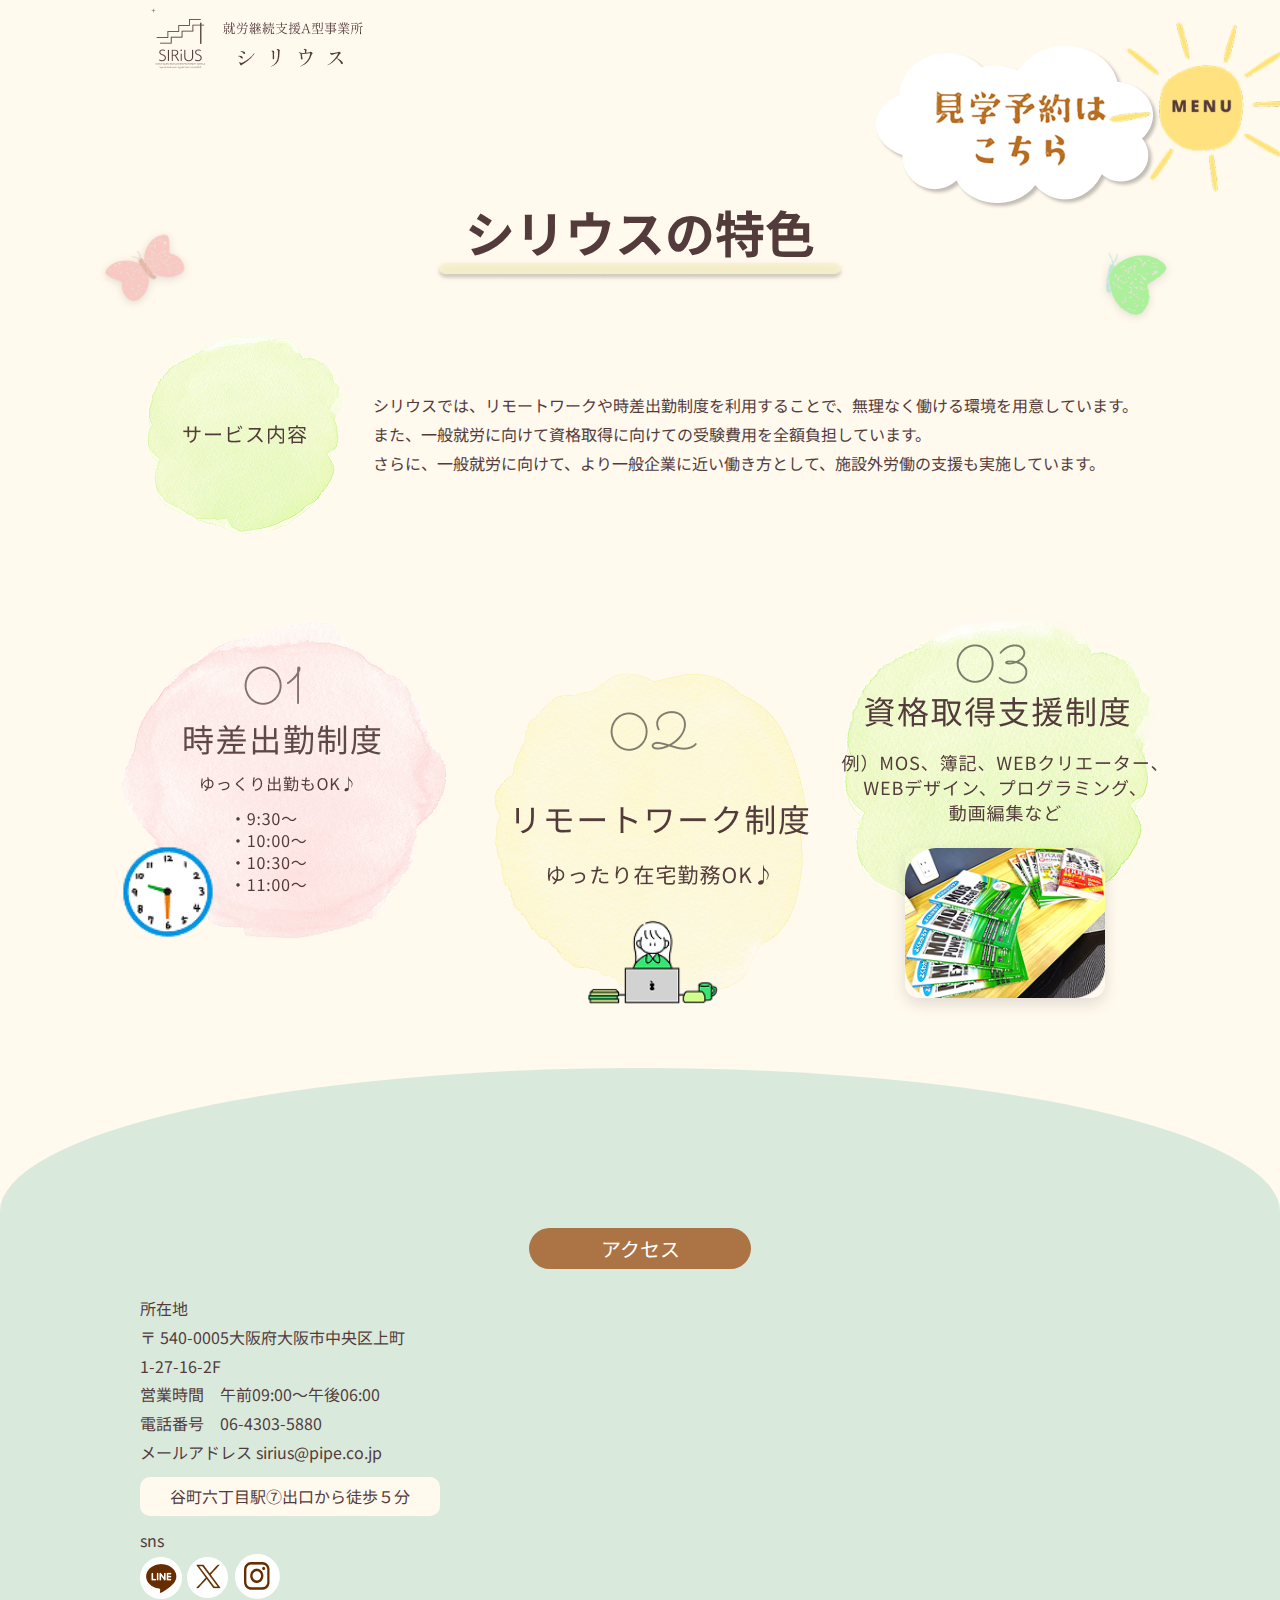
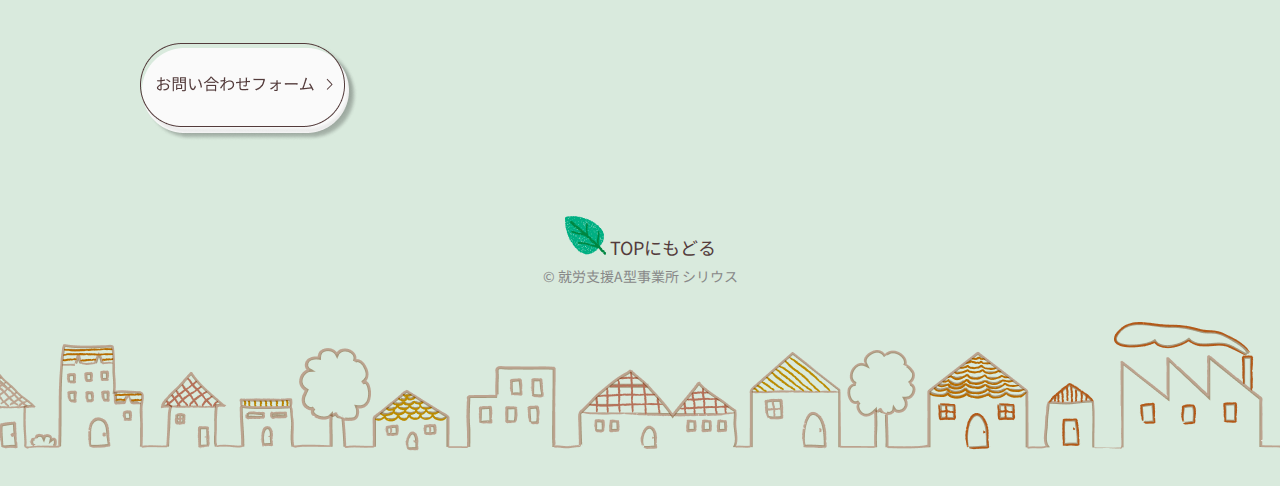
<file: features.html>
<!DOCTYPE html>
<html lang="ja">

<head>
  <meta charset="UTF-8" />
  <meta name="viewport" content="width=device-width, initial-scale=1.0" />
  <title>シリウスの特色 - 就労継続支援A型事業所シリウス</title>
  <link rel="preconnect" href="https://fonts.googleapis.com">
  <link rel="preconnect" href="https://fonts.gstatic.com" crossorigin>
  <link href="https://fonts.googleapis.com/css2?family=Noto+Sans+JP:wght@100..900&display=swap" rel="stylesheet">
  <link rel="stylesheet" href="./css/reset.css">
  <link rel="stylesheet" href="./css/features.css" />
</head>

<body>



  <header id="features">
    <div class="logo">
      <a href="index.html">
        <img src="toppage_images/top_logo.png" alt="就労支援A型事業所シリウスのロゴ" /></a>
    </div>
  </header>

  <div class="visit-btn">
    <a href="contact.html"><img src="tokushoku_images/Kengaku.png" alt=""></a>
  </div>

  <div class="menu-btn">
    <a href="#"><img src="tokushoku_images/menu_sun.png" alt="メニューボタン"></a>
  </div>
  <!-- 背景の円 + ナビゲーション -->
  <div class="menu-circle">
    <nav id="g-nav">
                        <ul>
    <li><a href="work.html">お仕事について</a></li>
    <li><a href="features.html">シリウスの特色</a></li>
    <li><a href="work.html#section-flow">ご利用までの流れ</a></li>
    <li><a href="disclosure.html">情報公表</a></li> 
    <li><a href="index.html#access">アクセス</a></li>
    <li><a href="contact.html" class="contact-btn">お問い合わせはこちら</a></li>
        <a href="https://lin.ee/ZC2xeyY"><img src="tokushoku_images/top_line.png" alt="LINEのアイコン"></a>
        <a href="https://x.com/info_a_sirius"><img src="tokushoku_images/top_x.png" alt="xのアイコン"></a>
        <a href="https://www.instagram.com/sirius_202507/"><img src="tokushoku_images/top_insta.png" alt="Instagramのアイコン"></a>

      </ul>
    </nav>
  </div>

  <!-- Hero -->
  <div class="hero">
    <h1 class="title title-underline">シリウスの特色</h1>
  </div>

  <!-- Intro -->
  <section class="service">
    <div class="service-circle">
      <img src="tokushoku_images/tokushoku_circle00.png" alt="サービス内容の背景" class="circle-bg" />
      <!-- 飾り -->
      <img class="deco-butterfly deco-butterfly--p" src="tokushoku_images/tokushoku_choucho01.png" alt="">
      <img class="deco-butterfly deco-butterfly--g" src="tokushoku_images/tokushoku_choucho02.png" alt="">
    </div>
    <p class="service-text">
      シリウスでは、リモートワークや時差出勤制度を利用することで、無理なく働ける環境を用意しています。<br>
      また、一般就労に向けて資格取得に向けての受験費用を全額負担しています。<br>
      さらに、一般就労に向けて、より一般企業に近い働き方として、施設外労働の支援も実施しています。
    </p>
  </section>

  <!-- Features（画像で作った丸＋小アイコンを重ねる） -->
  <section class="features">
    <!-- 01 -->
    <article class="feature feature--1">
      <img class="badge1" src="tokushoku_images/tokushoku_circle01.png" alt="01 時差出勤制度" />
      <img class="pict pict--clock" src="tokushoku_images/tokushoku_clock.png" alt="" aria-hidden="true" />
    </article>

    <!-- 02 -->
    <article class="feature feature--2">
      <img class="badge2" src="tokushoku_images/tokushoku_circle02.png" alt="02 リモートワーク制度" />
      <img class="pict pict--girl" src="tokushoku_images/tokushoku_girl.png" alt="" aria-hidden="true" />
    </article>

    <!-- 03 -->
    <article class="feature feature--3">
      <img class="badge3" src="tokushoku_images/tokushoku_circle03.png" alt="03 資格取得支援制度" />
      <img class="pict pict--book" src="tokushoku_images/tokushoku_book.png" alt="" aria-hidden="true" />
    </article>
  </section>

  <!-- アクセス　はじまり -->

  <div id="access">

    <div class="accessWrap">
      <div class="sec04">
        <h2 class="left-aligned-h2">アクセス</h2>
        <div class="accessinfo">
          <div id="address">
            <h3>所在地</h3>
            <p>〒 540-0005大阪府大阪市中央区上町<br>
              1-27-16-2F<br>
              営業時間　午前09:00～午後06:00<br>
              電話番号　06-4303-5880<br>
              メールアドレス sirius@pipe.co.jp<br>
            <p class="walk">谷町六丁目駅⑦出口から徒歩５分</p>
            </p>
            <div class="onlyPC">
              <h3>sns</h3>
              <a href="https://lin.ee/ZC2xeyY"><img src="./toppage_images/top_line.png" alt="LINEのアイコン"></a>
              <a href="https://x.com/info_a_sirius"><img src="./toppage_images/top_x.png" alt="xのアイコン"></a>
              <a href="https://www.instagram.com/sirius_202507/"><img src="./toppage_images/top_insta.png"
                  alt="Instagramのアイコン"></a>

              <div class="contact">
                <a href="contact.html"><img src="./toppage_images/top_contact.png" alt="お問い合わせフォーム"></a>
              </div>
            </div>

          </div>
          <div class="googlemap">
            <iframe
              src="https://www.google.com/maps/embed?pb=!1m18!1m12!1m3!1d3281.1289875478383!2d135.5189094750127!3d34.67669388450178!2m3!1f0!2f0!3f0!3m2!1i1024!2i768!4f13.1!3m3!1m2!1s0x6000e735ea525749%3A0xdc22ab3a9289a2ff!2z44CSNTQwLTAwMDUg5aSn6Ziq5bqc5aSn6Ziq5biC5Lit5aSu5Yy65LiK55S677yR5LiB55uu77yS77yX4oiS77yR77yWIOe-jueZu-WIqeODk-ODqyAyZg!5e0!3m2!1sja!2sjp!4v1755753933345!5m2!1sja!2sjp"
              width="585" height="340" style="border:0;" allowfullscreen="" loading="lazy"
              referrerpolicy="no-referrer-when-downgrade"></iframe>
          </div>
          <div class="onlySP">
            <h3>sns</h3>
            <div class="snsicon">
              <a href="https://lin.ee/ZC2xeyY"><img src="./toppage_images/top_line.png" alt="LINEのアイコン"></a>
              <a href="https://x.com/info_a_sirius"><img src="./toppage_images/top_x.png" alt="xのアイコン"></a>
              <a href="https://www.instagram.com/sirius_202507/"><img src="./toppage_images/top_insta.png"
                  alt="Instagramのアイコン"></a>
            </div>
            <div class="contact">
              <a href="contact.html"><img src="./toppage_images/top_contact.png" alt="お問い合わせフォーム"></a>
            </div>
          </div>
        </div>


      </div>
    </div>
  </div>
  <!-- アクセス　おわり -->
  <footer>
    <div class="leaf">
      <a href="#features">TOPにもどる</a>
    </div>
    <small>© 就労支援A型事業所 シリウス</small>
  </footer>

  <script src="features.js" defer></script>
</body>

</html>
</file>
<file: css/style.css>
@charset "UTF-8";




/* 共通部分 */
body {

    font-family: "Hiragino Kaku Gothic ProN", "Hiragino Kaku Gothic Pro", sans-serif, "Hina Mincho", serif;
    background-color: #fffdf6;
    overflow-x: hidden;
}

body {
    margin: 0 auto;
    background-color: #fff9ee;
    color: #533B3B;
    font-family: "Noto Sans JP", serif,
        sans-serif;
    font-size: 16px;
    line-height: 1.5;
    overflow-x: hidden;
}

/* ロゴ（左上） */
.logo {
    max-width: 1000px;
    margin: 0 auto;
    display: flex;
}

.logo img {
    justify-content: space-between;
}

h2 {
    display: block;
    color: #fff;
    background-color: #AC7444;
    border-radius: 20.5px;
    width: 222px;
    text-align: center;
    line-height: 41px;
    margin: 0 auto;
    font-family: "Noto Sans JP";

}

.concept,
.customersvoiceFAQ,
.staff,
.sec04 {



    margin: 0 auto;



}



footer {
    height: 300px;
    background-image: url(../toppage_images/top_footer.png);
    background-repeat: repeat-x;
    background-position: bottom;
    background-color: #D9EADD;
}


/* アクセス */


.left-aligned-h2 {
    margin-bottom: 25px;
}

#access {
    background-color: #D9EADD;
    padding-top: 160px;
    border-radius: 50% 50% 0 0/20% 20% 0 0;
}

.accessWrap {
    max-width: 1000px;
    margin: 0 auto;
}

.accessinfo {
    display: flex;

    justify-content: space-between;
    padding-bottom: 45px;
}

#address {
    width: 30%;
}

.googlemap {
    width: 68%;
}

.googlemap iframe {
    width: 100%;
}

.contact img {
    padding-top: 44px;
}

.onlySP {
    display: none;
}

/* 谷町六丁目駅⑦出口から徒歩５分 */

.walk {
    background-color: #FFF9EE;
    text-align: center;
    margin: 10px 0 10px 0;
    padding: 5px;
    border-radius: 10px;
}

/* アクセス ここまで*/
/* フッター　ここから */

footer {

    background-image: url(../toppage_images/top_footer.png);
    background-repeat: repeat-x;
    background-position: bottom;
    background-color: #D9EADD;
    text-align: center;

}

footer a {
    color: #533B3B;


}

footer a:hover {
    border-bottom: 1px solid #533B3B;
}

small {

    color: #888;
    font-size: 14px;
}

.leaf {
    text-align: center;
    font-size: 18px;

}

.leaf::before {
    content: url(../toppage_images/top_leaf.png);
}

/* フッターここまで */

/* 共通部分 ここまで*/

/* topページ　ここから */
/* ファーストビュー　ここから */
chactcop

/* ヘッダーエリア全体 */
header {
    position: relative;
    width: 100%;
    overflow: hidden;
    text-align: center;
}

.top {
    position: relative;
    padding-bottom: 100px;
}

.firstView {
    max-width: 1000px;
    margin: 0 auto;
    position: relative;
    aspect-ratio: 10 / 9;
}



/* 見学予約ボタン（右上） */
.visit-btn {
    position: fixed;
    top: 30px;
    right: 100px;
    padding: 15px 20px;
    font-weight: bold;
    font-size: 16px;
    z-index: 700;
}

/* メニューボタン */
.menu-btn {
    position: fixed;
    top: 20px;
    right: 100px;
    width: 80px;
    cursor: pointer;
    z-index: 1100;
}

.menu-btn img {
    width: 200px;
    height: 100%;
}


/* 真円背景（右上から拡大） */
.circle-bg {
    position: fixed;
    top: 0;
    right: 0;
    width: 50vmax;
    height: 50vmax;
    background: #fad344;
    /* オレンジ系背景 */
    border-radius: 50%;
    transform: scale(0) translate(50%, -50%);
    transform-origin: top right;
    /* 右上から広がる */
    transition: transform 0.8s ease-in-out;
    z-index: 900;
    display: flex;
    justify-content: center;
    align-items: center;
}

/* メニューが開いたとき */
.circle-bg.active {
    transform: scale(1) translate(0, 0);
}


/* ナビゲーション */
#g-nav {
    opacity: 0;
    pointer-events: none;
    transition: opacity 0.4s ease 0.2s;
    text-align: center;
}

#g-nav.active {
    opacity: 1;
    pointer-events: auto;
}

#g-nav ul {
    list-style: none;
    text-align: center;
    padding: 0;
    margin: 0;
}

#g-nav li {
    margin: 20px 0;
}

#g-nav li a.contact-btn {
    display: inline-block;
    padding: 5px 5px;
    border: 1px solid #8c6d05;
    /* 枠線 */
    border-radius: 6px;
    /* 角丸（不要なら消す） */
    color: #8c6d05;
}

#g-nav li a {
    text-decoration: none;
    color: #8c6d05;
    font-size: 20px;
    font-weight: bold;
    display: inline-block;
    padding-bottom: 4px;
    border-bottom: 2px solid transparent;
    transition: border-color 0.3s;
}

#g-nav li a:hover {
    border-bottom-color: #a17908;
}

/* 表示時の状態 */
#g-nav.active {
    opacity: 1;
    pointer-events: auto;
}

.circle-bg.active {
    transform: scale(1);
    /* 円を拡大して画面全体を覆う */
}

/* 見学バナー */
.visit-banner {
    position: absolute;
    top: 80px;
    right: 40px;
    width: 140px;
}

.visit-banner img {
    width: 100%;
    height: auto;
}


/* キャッチコピー */

.catcucopyWrap {
    max-width: 1000px;
    position: absolute;
    top: 100px;
    left: 2em;
    z-index: 10;
}

.catchcopy {
    font-size: clamp(16px, 4vw, 30px);
    font-family: 'Hina Mincho', serif;
    line-height: 1.6;
    color: #533B3B;
    text-align: left;
    text-indent: -1em;
}

.large {
    font-size: clamp(26px, 6vw, 42px);
}

/* メイン画像 */
.main-image {
    position: absolute;
    top: 150px;
    right: -40px;
    max-width: 850px;
    width: 85%;
    z-index: 5;
    opacity: 0;
    animation: floatOutMain 2.5s ease forwards;
}

/* サブ画像 */


.sub_imageWrap {
    position: absolute;
    bottom: 0;
    left: 0;
    width: 30%;
}

.sub-image {
    width: 100%;
    display: block;
    opacity: 0;
    max-width: 600px;
    animation: floatOutSub 2.5s ease forwards;
    animation-delay: 0.6s;
}


/* メイン用アニメーション（translateX含む） */
@keyframes floatOutMain {
    0% {
        opacity: 0;
        filter: drop-shadow(0 0 0 rgba(0, 0, 0, 0));
        transform: scale(0.5);
    }

    50% {
        opacity: 0.5;
        filter: drop-shadow(0 8px 8px rgba(0, 0, 0, 0.15));
        transform: scale(0.);
    }

    100% {
        opacity: 1;
        filter: drop-shadow(0 12px 15px rgba(0, 0, 0, 0.25));
        transform: scale(1);
    }
}

/* サブ用アニメーション（translateXなし） */
@keyframes floatOutSub {
    0% {
        opacity: 0;
        filter: drop-shadow(0 0 0 rgba(0, 0, 0, 0));
        transform: scale(0.5);
    }

    50% {
        opacity: 0.5;
        filter: drop-shadow(0 8px 8px rgba(0, 0, 0, 0.15));
        transform: scale(0.9);
    }

    100% {
        opacity: 1;
        filter: drop-shadow(0 12px 15px rgba(0, 0, 0, 0.25));
        transform: scale(1);
    }
}

/* 揺れる木（アニメーション付き） */

.treeWrap {
    position: absolute;
    top: 250px;
    left: -40px;
    z-index: 3;
    max-width: 300px;
    width: 40%;
}

.tree {
    width: 100%;
    animation: swayTree 4s ease-in-out infinite;
    transform-origin: left bottom;
}



@keyframes swayTree {
    0% {
        transform: rotate(-5deg);
    }

    50% {
        transform: rotate(5deg);
    }

    100% {
        transform: rotate(-5deg);
    }
}


/* ひらひら落ちる葉っぱ */
.falling-leaf {
    position: absolute;
    top: 220px;
    right: 80px;
    width: 60px;
    animation: fallLeaf 8s ease-in-out infinite;
    z-index: 10;
}

@keyframes fallLeaf {
    0% {
        transform: translate(0, 0) rotate(0deg);
        opacity: 1;
    }

    25% {
        transform: translate(-20px, 150px) rotate(30deg);
        opacity: 0.9;
    }

    50% {
        transform: translate(20px, 300px) rotate(-20deg);
        opacity: 0.8;
    }

    75% {
        transform: translate(-15px, 450px) rotate(15deg);
        opacity: 0.7;
    }

    100% {
        transform: translate(10px, 600px) rotate(0deg);
        opacity: 0;
    }
}

/* フッター背景（山や川） */
.footer-bg {
    position: absolute;
    bottom: 0;
    left: 0;
    z-index: 5;
    width: 100%;
}

.footer-bg img {
    width: 100%;
    height: auto;
    
}

.circle_yellow {
    position: absolute;
    bottom: 0;
    right: 0;
    width: 25%;
    height: auto;
    z-index: 1;
}

h1 {
    font-family: "Hina Mincho",
        serif;
}

/* ファーストビュー　ここまで */
/* わたしたちについてと就労継続支援A型とは？　ここから */

.concept {
    margin: 0 auto;
}

.ours {
    background-color: transparent;
    color: #533B3B;
    font-family: "Zen Old Mincho",
        serif;
    font-size: clamp(18px, 7vw, 36px);
    width: 100%;
    padding: 60px 0 20px 0;
    line-height: 136%;

}

.support {
    background-color: transparent;
    color: #533B3B;
    font-family: "Zen Old Mincho",
        serif;
    font-size: 25px;
    width: 100%;
    padding: 90px 0 20px 0;
    line-height: 136%;
    letter-spacing: 5%;
}




.mes01 {
    background-color: rgba(129, 205, 229, 0.14);
    border-radius: 158px;
    height: 296px;
    width: 900px;
    margin: 0 auto;
    text-align: center;
    display: flex;
    justify-content: center;
    align-items: center;
    font-family: "Zen Old Mincho";
    font-size: 22px;

}

.mes02 {
    background-color: rgba(129, 205, 229, 0.14);
    border-radius: 101px;
    height: 205px;
    width: 650px;
    margin: 0 auto;
    text-align: center;
    display: flex;
    justify-content: center;
    align-items: center;
    font-family: "Zen Old Mincho";
    font-size: 16px;

}

.icon {
    display: flex;
    justify-content: center;
    margin: 0 auto;

}

.icon a {
    padding: 50px;
}

/* わたしたちについてと就労継続支援A型とは？　ここまで */

/* 利用者の声とよくある質問　ここから */

.customersvoiceFAQ {


    padding-bottom: 10em;
    background-image: url(../toppage_images/Group101.svg);
    background-repeat: no-repeat;
    background-size: cover;
}

.FAQWrap>img {
    width: 15%;
    position: absolute;
    /* 親要素（.FAQWrap）を基準に配置 */
    top: -65px;
    /* 画像を上にずらす */
    right: 100px;
    /* 画像を左にずらす */
    z-index: 5;
    /* テーブルの上に表示されるようにする */
}

.h2 {
    padding-top: 200px;
    padding-bottom: 30px;
}

.FAQ {
    width: 100%;
}

thead {

    position: relative;
}

.yokuaru {
    /* position: absolute; */
    transform: translateY(25px);
    left: 320px;
    bottom: -50px;

}

.voice {
    display: flex;
    justify-content: space-between;
    width: 891px;
    margin: 0 auto;
    line-height: 136%;

}

.voice01,
.voice02 {
    background-color: #fff;
    width: 400px;
    padding: 2rem;
    border-radius: 50px;
    text-align: center;

}

.voice img {
    padding: 20px;
}

.question {
    font-size: 18px;
    padding: 25px;
}

.answer01,
.answer02 {
    text-align: left;

}

.qu {
    color: #3C75A7;
}

.an {
    color: #F096A6;
}

.que,
.ans {
    display: flex;
    align-items: center;
}

.que {
    margin-bottom: 1.5rem;
}

.FAQ span {
    font-family: "Itim", cursive;
    font-size: 40px;
    padding-right: 1rem;
}

.checkseat {
    z-index: 9999;
}

.FAQWrap {
    background-color: #fff;
    border-radius: 50px;
    width: 891px;
    height: 494px;
    margin: 100px auto;
    display: flex;
    justify-content: center;
    align-items: center;
    position: relative;
}

.FAQ {
    border: 1px solid #956134;
    border-radius: 50px;
    width: 869px;
    height: 469px;
    display: flex;
    justify-content: center;
    align-items: center;
    padding-top: 15px;
    padding-bottom: 45px;

}

.FAQWrap>img {
    width: 15%;
    position: absolute;
    /* 親要素（.FAQWrap）を基準に配置 */
    top: -65px;
    /* 画像を上にずらす */
    right: 100px;
    /* 画像を左にずらす */
    z-index: 5;
    /* テーブルの上に表示されるようにする */
}


table {


    margin: 0 auto;
    width: 100%;
    border-collapse: collapse;

}

/* tbody {
    height: 400px;
} */

thead h2 {
    margin-bottom: 20px;
}

th {
    text-align: center;
}

td {
    width: 50%;
    padding: 1.5rem;
}




.lefttop {
    border-right: 1px solid #956134;
}

.righttop {
    border-bottom: 1px solid #956134;
}

.leftbottom {
    border-top: 1px solid #956134;

}

.rightbottom {
    border-left: 1px solid #956134;

}

/* 利用者の声とよくある質問　ここまで */

/* スタッフからのメッセージ ここから*/

.staff {
    width: 100%;
    height: 600px;
    margin: 0 auto;


}

.staff h2 {
    margin-top: 20px;
}

.staffWrap {
    background-color: #fff;
    border-radius: 20px;
    width: 890px;
    height: 360px;
    margin: 100px auto;

}

.rainbow img {
    margin: -100px 100px 50px 200px;
}

.job,
.confidence {
    font-size: 22px;



}



.job {
    background-image: url(../toppage_images/toop_hukidasi.png);
    background-repeat: no-repeat;
    background-position: center bottom;
    text-align: center;
    padding-bottom: 22px;
    margin: -60px 300px 20px 50px;
    transform: rotate(-5deg);

}


.confidence {
    background-image: url(../toppage_images/toop_hukidasi.png);
    background-repeat: no-repeat;
    background-position: center bottom;
    text-align: center;
    padding-bottom: 22px;
    margin: -40px -300px 20px 50px;
    transform: rotate(5deg);
}

.message {
    text-align: center;
    letter-spacing: 1.2;
    line-height: 1.5;
}

.staffimg {
    margin: -250px -400px 0px -100px;
}

/* スタッフからのメッセージ ここまで*/


/* topページ　ここまで */


/* スマホ対応　ここから */
/* topここから */

@media screen and (max-width:640px) {






    /* コンセプト　ここから */
    .concept {
        height: 1400px;
    }

    .ours {
        font-size: 15px;
    }

    .support {
        font-size: 13px;
    }

    .mes01 {
        width: 326px;
        height: 112px;
        font-size: 9px;
    }

    .mes02 {
        width: 286px;
        height: 65px;
        font-size: 9px;

    }

    .icon {
        width: 100px;
        height: 500px;
        flex-wrap: wrap;

    }

    .icon img {

        width: 200px;
        height: 220px;
    }

    /* コンセプト　ここまで */
    /* 利用者の声とQ&A ここから*/
    .customersvoiceFAQ {

        flex-wrap: wrap;


    }





    .FAQWrap {
        font-size: 9px;
        width: 383px;
        /* height: 48vh; */


    }

    .FAQ {
        width: 373px;
        /* height: 46vh; */
    }

    table {
        padding: 1.1rem;
    }

    .FAQ span {
        font-family: "Itim", cursive;
        font-size: 24px;
        padding-right: 1rem;
    }

    /* 
    .yokuaru {
        position: absolute;
        left: 75px;
        bottom: -40px;
    } */

    .yokuaru {
        /* position: absolute; */
        transform: translateY(10px);
        left: 320px;
        bottom: -50px;

    }

    .costomersvoice {

        margin: 0 auto;
    }

    .voice {
        justify-content: space-around;
        width: 100%;
        flex-wrap: wrap;
    }

    .voice01,
    .voice02 {
        width: 90%;
    }

    .voice01 {
        margin-bottom: 20px;
    }

    .FAQWrap>img {
        width: 25%;
        position: absolute;
        /* 親要素（.FAQWrap）を基準に配置 */
        top: -60px;
        /* 画像を上にずらす */
        right: 50px;
        /* 画像を左にずらす */
        z-index: 5;
        /* テーブルの上に表示されるようにする */
    }


    /* 利用者の声とQ&A ここまで*/

    /* スタッフからのメッセージ ここから*/


    .staffWrap {


        width: 312px;
        height: 327px;
        margin: 200px auto;
        position: relative;

    }

    .rainbow img {
        width: 70%;
        position: absolute;
        margin: 10px -60px 100px 80px;

    }

    .job,
    .confidence {
        font-size: 12px;



    }



    .job {
        width: 150px;
        height: 40px;
        background-image: url(../toppage_images/toop_hukidasi.png);
        background-repeat: no-repeat;
        background-position: center bottom;
        text-align: center;
        transform: rotate(-7deg);
        position: absolute;
        margin: 50px 5px 20px 20px;

    }


    .confidence {
        width: 150px;
        background-image: url(../toppage_images/toop_hukidasi.png);
        background-repeat: no-repeat;
        background-position: center bottom;
        text-align: center;
        padding-bottom: 22px;
        margin: 90px -200px -10px 150px;
        position: absolute;
        transform: rotate(7deg);
    }

    .message {

        font-size: 10px;
        text-align: center;
        letter-spacing: 1.2;
        line-height: 1.5;
        position: absolute;
        margin-top: 170px;
    }

    .staffimg>img {
        width: 30%;
        margin: 90px 0 0 50px;
        position: absolute;
    }

    /* スタッフからのメッセージ ここまで*/


    /* アクセスここから */



    .accessinfo {
        flex-direction: column;
    }

    .snsicon {
        display: flex;
        justify-content: center;
        gap: 1rem;
    }

    .onlyPC {
        display: none;
    }

    .onlySP {
        display: block;
        text-align: center;
    }

    .accessinfo {
        width: 100%;
        text-align: left;
        margin: 0 auto;
    }

    #address {
        width: max-content;
        margin: 0 auto 2rem;
    }

    .googlemap {
        width: 80%;
        margin: 0 auto 2rem;
    }

    /* アクセスここまで */

    h2 {
        font-size: 15px;
    }

    /* topここまで */


    /* スマホ対応　ここまで */
}

/* ファーストビュー　ここから */
@media screen and (max-width:640px) {

    /* spファーストビュー */
    .firstviewWrap {
        width: 100vw;
        height: 100vh;
        position: relative;
    }

    .top {
        padding-bottom: 0;
    }

    .firstView {
        height: calc(100vh - 90px);
        aspect-ratio: auto;
        overflow: hidden;
    }

    .treeWrap {
        width: 50vw;
        height: -100vh;
        margin-top: 15em;
    }

    .main-image {
        top: 180px;
        right: auto;
        left: 0;
    }

    .sub_imageWrap {
        width: 50vw;
        transform: scale(0.8);
        top: 350px;
        left: auto;
        right: 60px;
    }

    .catchcopyWrap {
        top: 0;
    }

    .footer-bg {
        object-fit: cover;
    }

    /* spファーストビュー */
    .feature {
        width: 320px;
        height: 300px;
    }

    .feature--3 .pict--book {
        width: 112px;
    }

    .logo>img {
        width: 40vw;
        left: 0;
        top: 0;
    }


    .service {
        flex-direction: column;
        /* 縦並び */
        align-items: center;
        /* 中央にそろえる */
        gap: 20px;
        /* 間隔を少し狭める */
    }

    .service-text {
        max-width: 90%;
        /* スマホ画面いっぱい使えるように */
        text-align: left;
        /* 左寄せのままがいいなら left */
    }

    .visit-btn {
        /* top: 15px !important;
        left: 50% !important; */
        transform: scale(0.7);
        transform-origin: right;
        right: 0;
        /* ボタン全体を縮小 */
    }

    .menu-btn {
        top: 10px;
        right: 50px;
        width: 50px;
        /* 元80pxから縮小 */
    }

    .menu-btn img {
        width: 120px;
        /* 元200pxから縮小 */
    }

    h1.title {
        font-size: 30px;
        top: 70%;
    }
}

@media screen and (max-width:480px) {

    .circle-bg {
        width: 100%;
        height: auto;
        aspect-ratio: 1 / 1;
    }

    #g-nav li {
        margin: 10px 0;
    }

    #g-nav li a {
        font-size: 16px;
    }

    .visit-btn {
        top: 0px !important;
        right: 30px !important;
        transform: scale(0.55);
    }

    .menu-btn img {
        width: 100px;
        /* さらに縮小 */
        height: auto;
        display: block;
    }

    .FAQWrap>img {
        width: 15%;
        position: absolute;
        /* 親要素（.FAQWrap）を基準に配置 */
        top: -25px;
        /* 画像を上にずらす */
        right: 20px;
        /* 画像を左にずらす */
        z-index: 5;
        /* テーブルの上に表示されるようにする */
    }

    .FAQWrap {
        font-size: 9px;
        width: 383px;



    }

    .FAQ {
        width: 373px;

    }
}

/* ファーストビュー　ここまで */
</file>
<file: css/contact.css>
body {
    background-image: url(../contact_images/check.jpg);
    background-size: 20%;
    font-family: "Noto Sans JP", sans-serif;
    color: #533B3B;
}

form {
    width: 75%;
    background-color: #FFF9EE;
    margin: 50px auto;
    padding: 30px;
    border-radius: 30px;
}

.formItem {
    display: flex;
    margin: 50px 0 50px 0;
}

.kengaku .formItem {
    margin: 10px 0;
}

form div .formR02 {
    width: 65%;
}

.formL {
    width: 35%;
    line-height: 3em;
}

.formR {
    width: 65%;
    display: flex;
    /* background-color: #D9D9D9;*/
    background-color: #D9D9D9;
    border-radius: 45px;
    line-height: 3em;
}

.formR label,
.formR02 label {
    width: 100%;
}

.formR input,
.formR02 textarea {
    width: 100%;
}

.formR.radio {
    display: flex;
    justify-content: center;
    gap: 50px;
    background-color: #FFF9EE;
}

.req {
    background-color: #FEDB70;
    font-size: 12px;
    padding: 0.25em 0.5em;
    margin-right: 0.5em;
}

.any {
    background-color: #9ED6E0;
    font-size: 12px;
    padding: 0.25em 0.5em;
    margin-right: 0.5em;
}

.form {
    width: 50%;
    margin: 50px auto 0 auto;
    text-align: center;
    padding: 50px;
    background-color: #FFF9EE;
    border-radius: 30px;
    text-align: center;
    font-size: 35px;
}

.mountain img {
    width: 100%;
}

.btn {
    text-align: center;
}

.Radio-Input {
    appearance: none;
    position: absolute;
}

input[type=radio] {
    display: none;
    /* ラジオボタンを非表示にする */
}

input[type="text"],
[type="tel"],
[type="email"],
[type="date"] {
    padding: 0 20px 0 20px;
}

textarea {
    padding: 20px;
    font-size: 16px;
    /* 文字サイズを設定 */
    resize: vertical;
    /* サイズ変更機能を無効化 */
    line-height: 1.5;
    width: 65%;
    height: 100%;
    display: flex;
    background-color: #D9D9D9;
    border-radius: 45px;
    line-height: 1.5;
}

input[type=radio] {
    width: 30px;
    height: 30px;
    border-radius: 50%;
    background-color: #D9D9D9;
    display: inline-block;
    position: relative;
}

input[type="radio"]:checked+input[type="radio"]::after {
    content: '';
    position: absolute;
    top: 50%;
    left: 50%;
    transform: translate(-50%, -50%);
    width: 24px;
    height: 24px;
    background-color: #000;
    /* 中央の色 */
    border-radius: 50%;
}

.radio-group {
    width: 65%;
    display: flex;
    gap: 60px;
    /* 有と無の間隔 */
    align-items: center;
    justify-content: center;
    /*height: 100vh;*/
}

.radio-wrapper {
    display: flex;
    align-items: center;
    gap: 10px;
    cursor: pointer;
}

/* ラジオボタンを非表示 */
.radio-wrapper input[type="radio"] {
    display: none;
}

/* カスタムラジオボタンの外見 */
.custom-radio {
    width: 50px;
    height: 50px;
    border-radius: 50%;
    background-color: #d8d8d8;
    /* グレー */
    display: inline-block;
    position: relative;
}

/* 選択されたときに表示される中心の円 */
.radio-wrapper input[type="radio"]:checked+.custom-radio::after {
    content: '';
    position: absolute;
    top: 50%;
    left: 50%;
    transform: translate(-50%, -50%);
    width: 24px;
    height: 24px;
    background-color: #533B3B;
    /* 中央の色 */
    border-radius: 50%;
}

.btn {
    margin-top: 20px;
}

/* アクセス */


.left-aligned-h2 {
    margin-bottom: 25px;
}

#access {
    background-color: #D9EADD;
    padding-top: 160px;
    border-radius: 50% 50% 0 0/20% 20% 0 0;
}

.accessWrap {
    max-width: 1000px;
    margin: 0 auto;
}

.accessinfo {
    display: flex;

    justify-content: space-between;
    padding-bottom: 45px;
}

#address {
    width: 30%;
}

.googlemap {
    width: 68%;
}

.googlemap iframe {
    width: 100%;
}

.contact img {
    padding-top: 44px;
}

.onlySP {
    display: none;
}

/* 谷町六丁目駅⑦出口から徒歩５分 */

.walk {
    background-color: #FFF9EE;
    text-align: center;
    margin: 10px 0 10px 0;
    padding: 5px;
    border-radius: 10px;
}

.contact {

    display: none;
}

/* アクセス ここまで*/

h2 {
    display: block;
    color: #fff;
    background-color: #AC7444;
    border-radius: 20.5px;
    width: 222px;
    text-align: center;
    line-height: 41px;
    margin: 0 auto;
    font-family: "Noto Sans JP";
}

/* フッター　ここから */

footer {
    height: 300px;
    background-image: url(../contact_images/top_footer.png);
    background-repeat: repeat-x;
    background-position: bottom;
    background-color: #D9EADD;
    text-align: center;
}

footer a {
    color: #533B3B;
}

footer a:hover {
    border-bottom: 1px solid #533B3B;
}

small {
    color: #888;
    font-size: 14px;
}

.leaf {
    text-align: center;
    font-size: 18px;
}

.leaf::before {
    content: url(../contact_images/top_leaf.png);
    width: 30px;
    height: 30px;
}

/* フッターここまで */

/*レスポンシブデザインここから*/

@media screen and (max-width:640px) {

    .formItem,
    .formR,
    .formR,
    .radio,
    textarea,
    .radio-group,
    .radio-wrapper {
        display: block;
    }

    body {
        font-size: 14px;
    }

    .form {
        width: 80%;
    }

    form {
        width: 80%;
    }

    .formL {
        width: 100%;
    }

    .formR {
        width: 100%;
    }

    form div .formR02 {
        width: 100%;
    }

    .radio-wrapper {
        display: flex;
        margin: 10px 0;
    }

    /* アクセスここから */



    .accessinfo {
        flex-direction: column;
    }

    .snsicon {
        display: flex;
        justify-content: center;
        gap: 1rem;
    }

    .onlyPC {
        display: none;
    }

    .onlySP {
        display: block;
        text-align: center;
    }

    .accessinfo {
        width: 100%;
        text-align: left;
        margin: 0 auto;
    }

    #address {
        width: max-content;
        margin: 0 auto 2rem;
    }

    .googlemap {
        width: 80%;
        margin: 0 auto 2rem;
    }

    /* アクセスここまで */

}

/*レスポンシブデザインここまで*/
</file>
<file: css/features.css>
@charset "utf-8";

/* ---- Base ---- */

.logo {
  max-width: 1000px;
  margin: 0 auto;
}

:root {
  --cream: #FFF9EE;
  --ink: #533B3B;
  --muted: #666;
  --accent: #78C2A4;
}

* {
  box-sizing: border-box
}

html,
body {
  height: 100%
}

html {
  -webkit-text-size-adjust: 100%
}

body {
  font-family: "Noto Sans JP", "Hiragino Kaku Gothic ProN", "Yu Gothic", Meiryo, system-ui, -apple-system, sans-serif;
  font-weight: 400;
  line-height: 1.8;
  -webkit-font-smoothing: antialiased;
  -moz-osx-font-smoothing: grayscale;
  background: var(--cream);
  color: var(--ink);
}

/* 見学予約ボタン（右上） */
.visit-btn {
  position: fixed;
  top: 30px;
  right: 100px;
  padding: 15px 20px;
  font-weight: bold;
  font-size: 16px;
  z-index: 10;
}

/* メニューボタン */
.menu-btn {
  position: fixed;
  top: 20px;
  right: 100px;
  width: 80px;
  cursor: pointer;
  z-index: 1100;
}

/* 真円背景（右上から拡大） */
.menu-circle {
  position: fixed;
  top: 0;
  right: 0;
  width: 50vmax;
  height: 50vmax;
  background: #fad344;
  /* オレンジ系背景 */
  border-radius: 50%;
  transform: scale(0) translate(50%, -50%);
  transform-origin: top right;
  /* 右上から広がる */
  transition: transform 0.8s ease-in-out;
  z-index: 900;

  display: flex;
  justify-content: center;
  align-items: center;
}

.menu-circle {
  aspect-ratio: 1 / 1;
}

/* メニューが開いたとき */
.menu-circle.active {
  transform: scale(1) translate(0, 0);
}

/* ナビゲーション */
#g-nav {
  opacity: 0;
  pointer-events: none;
  transition: opacity 0.4s ease 0.2s;
  text-align: center;
}

#g-nav.active {
  opacity: 1;
  pointer-events: auto;
}

#g-nav ul {
  list-style: none;
  text-align: center;
  padding: 0;
  margin: 0;
}

#g-nav li {
  margin: 20px 0;
}

#g-nav li a.contact-btn {
  display: inline-block;
  padding: 5px 5px;
  border: 1px solid #8c6d05;
  /* 枠線 */
  border-radius: 6px;
  /* 角丸（不要なら消す） */
  color: #8c6d05;
}

#g-nav li a {
  text-decoration: none;
  color: #8c6d05;
  font-size: 20px;
  font-weight: bold;
  display: inline-block;
  padding-bottom: 4px;
  border-bottom: 2px solid transparent;
  transition: border-color 0.3s;
}

#g-nav li a:hover {
  border-bottom-color: #a17908;
}

/* 表示時の状態 */
#g-nav.active {
  opacity: 1;
  pointer-events: auto;
}

.circle-bg.active {
  transform: scale(1);
  /* 円を拡大して画面全体を覆う */
}

/* 見学バナー */
.visit-banner {
  position: absolute;
  top: 80px;
  right: 40px;
  width: 140px;
}

.visit-banner img {
  width: 100%;
  height: auto;
}

.menu-btn img {
  width: 200px;
  height: 100%;
}

h1.title {
  text-align: center;
  font-family: "Noto Sans JP", sans-serif;
  font-optical-sizing: auto;
  font-size: 50px;
  font-weight: 700;
  margin: 20px 0 10px;
  font-style: normal;
}

/* タイトルのデコライン */
.title-underline {
  position: relative;
  display: inline-block;
  /* 幅＝文字幅に */
  padding: 0 .2em;
  /* 少し余白 */
  line-height: 1.2;
  z-index: 0;
}

.title-underline::after {
  content: "";
  position: absolute;
  left: 50%;
  transform: translateX(-50%);
  bottom: -.4em;
  width: calc(100% + 0.8em);
  height: clamp(10px, 1.2em, 18px);
  background: url("../tokushoku_images/tokushoku_border.png") center/100% 100% no-repeat;
  /* ← ココ */
  filter: drop-shadow(0 2px 3px rgba(0, 0, 0, .15));
  pointer-events: none;
  z-index: -1;
}

/* ヒーロー中央配置ならラッパーで中央寄せ */
.hero .title {
  text-align: center;
}

.hero {
  display: grid;
  place-items: center;
  margin-top: 100px;
}


.service-circle {

  width: 200px;
  flex-shrink: 0;
}

/* 蝶の共通スタイル */
.deco-butterfly {
  position: absolute;
  width: 90px;
  /* お好みで */
  height: auto;
  z-index: 2;
  /* 画像の上に */
  pointer-events: none;
  /* クリック貫通 */
  filter: drop-shadow(0 2px 4px rgba(0, 0, 0, .12));
  animation: flutter 3s ease-in-out infinite;
}

/* ピンク蝶：左上にひらり */
.deco-butterfly--p {
  left: 10px;
  top: -50px;
  z-index: -1;
}

/* グリーン蝶：右上にひらり */
.deco-butterfly--g {
  right: 10px;
  top: -8px;
  animation-delay: .8s;
  z-index: -1;
}

/* ふわふわアニメ（任意） */
@keyframes flutter {
  0% {
    transform: translateY(0) rotate(0deg);
  }

  50% {
    transform: translateY(-6px) rotate(3deg);
  }

  100% {
    transform: translateY(0) rotate(0deg);
  }
}

/* スマホは少し内側へ */
@media (max-width:600px) {
  .deco-butterfly {
    width: 44px;
  }

  .deco-butterfly--p {
    left: -10px;
    top: -12px;
  }

  .deco-butterfly--g {
    right: -14px;
    top: -6px;
  }


}



/* ---------------- Intro ---------------- */
.service {
  display: flex;
  align-items: center;
  justify-content: center;
  gap: 30px;
  max-width: 1100px;
  margin: 60px auto;
  padding: 0 20px;
  position: relative;
}

.service-circle {

  width: 200px;
  flex-shrink: 0;
}


.service-text {
  max-width: 800px;
  color: #533B3B;
}

/* ---------------- Features ---------------- */
.features {
  display: grid;
  grid-template-columns: 1fr;
  gap: 28px;
  max-width: 1100px;
  margin: 0 auto 60px;
  padding: 0 20px;
  justify-items: center;
}

@media (min-width:900px) {
  .features {
    grid-template-columns: repeat(3, 1fr);
  }

  /* ピンク蝶：左上にひらり */
  .deco-butterfly--p {
    left: 10px;
    top: -100px;

  }

  /* グリーン蝶：右上にひらり */
  .deco-butterfly--g {
    right: 10px;
    top: -100px;
    animation-delay: .8s;

  }

}

.feature {
  position: relative;

  height: 350px;
  display: grid;
  place-items: center;
}

.badge {
  width: 100%;
  height: auto;
  display: block;
  filter: drop-shadow(0 8px 14px rgba(0, 0, 0, .08));
}

.pict {
  position: absolute;
  height: auto;
}

/* 01：左下に時計 */
.feature--1 .pict--clock {
  width: 92px;
  left: 12px;
  bottom: 10px;
}

/* 02：中央下に女の子 */
.feature--2 {
  margin-top: 60px;
  /* 好きな数値に変更 */
}

.feature--2 .pict--girl {
  width: 150px;
  left: 50%;
  bottom: -30px;
  transform: translateX(-50%);
}

/* 03：右下に写真（角丸＋影） */
.feature--3 .pict--book {
  position: absolute;
  width: 200px;
  right: 50%;
  bottom: -50px;
  transform: translateX(50%);
  border-radius: 14px;
  box-shadow: 0 6px 16px rgba(0, 0, 0, .12);
}

footer {
  padding: 30px 20px 50px;
  text-align: center;
  color: #888;
  font-size: 14px;
}

/* アクセス */


.left-aligned-h2 {

  display: block;
  color: #fff;
  background-color: #AC7444;
  border-radius: 20.5px;
  width: 222px;
  text-align: center;
  line-height: 41px;
  margin: 0 auto 25px;
  font-family: "Noto Sans JP";
  font-size: 20px;
}

#access {
  background-color: #D9EADD;
  padding-top: 160px;
  border-radius: 50% 50% 0 0/20% 20% 0 0;
}

.accessWrap {
  max-width: 1000px;
  margin: 0 auto;
}

.accessinfo {
  display: flex;

  justify-content: space-between;
  padding-bottom: 45px;
}

#address {
  width: 30%;
}

.googlemap {
  width: 68%;
}

.googlemap iframe {
  width: 100%;
}

.contact img {
  padding-top: 44px;
}

.onlySP {
  display: none;
}

/* 谷町六丁目駅⑦出口から徒歩５分 */

.walk {
  background-color: #FFF9EE;
  text-align: center;
  margin: 10px 0 10px 0;
  padding: 5px;
  border-radius: 10px;
}

/* アクセス ここまで*/

/* フッター　ここから */

footer {
  height: 300px;
  background-image: url(../toppage_images/top_footer.png);
  background-repeat: repeat-x;
  background-position: bottom;
  background-color: #D9EADD;
  padding: 30px 20px 50px;
  text-align: center;

}

footer a {
  color: #533B3B;
}

footer a:hover {
  border-bottom: 1px solid #533B3B;
}


small {

  color: #888;
  font-size: 14px;
}

.leaf {
  text-align: center;
  font-size: 18px;

}

.leaf::before {
  content: url(../toppage_images/top_leaf.png);
  width: 30px;
  height: 30px;


}

/* フッターここまで */

/* ---------------- Responsive ---------------- */
@media screen and (max-width:640px) {


  .menu-circle {
    width: 100%;
    height: auto;
    aspect-ratio: 1 / 1;
  }


  .feature {
    width: 320px;
    height: 300px;
  }

  .feature--3 .pict--book {
    width: 112px;
  }

  .logo>img {
    width: 40vw;
    left: 0;
    top: 0;
  }


  .service {
    flex-direction: column;
    /* 縦並び */
    align-items: center;
    /* 中央にそろえる */
    gap: 20px;
    /* 間隔を少し狭める */
  }

  .service-text {
    max-width: 90%;
    /* スマホ画面いっぱい使えるように */
    text-align: left;
    /* 左寄せのままがいいなら left */
  }

  .visit-btn {
    top: 15px !important;
    left: 50% !important;
    transform: scale(0.7);
    /* ボタン全体を縮小 */
  }

  .menu-btn {
    top: 10px;
    right: 50px;
    width: 50px;
    /* 元80pxから縮小 */
  }

  .menu-btn img {
    width: 120px;
    /* 元200pxから縮小 */
  }

  h1.title {
    font-size: 30px;
    top: 70%;
  }

  /* ピンク蝶：左上にひらり */
  .deco-butterfly--p {
    left: 10px;
    top: -80px;
  }

  /* グリーン蝶：右上にひらり */
  .deco-butterfly--g {
    right: 10px;
    top: -80px;
    animation-delay: .8s;
  }

  /* アクセスここから */



  .accessinfo {
    flex-direction: column;
  }

  .snsicon {
    display: flex;
    justify-content: center;
    gap: 1rem;
  }

  .onlyPC {
    display: none;
  }

  .onlySP {
    display: block;
    text-align: center;
  }

  .accessinfo {
    width: 100%;
    text-align: left;
    margin: 0 auto;
  }

  #address {
    width: max-content;
    margin: 0 auto 2rem;
  }

  .googlemap {
    width: 80%;
    margin: 0 auto 2rem;
  }


  /* アクセスここまで */
}

@media screen and (max-width:480px) {
  .visit-btn {
    top: 0px !important;
    right: 0px !important;
    transform: scale(0.4);
    /* さらに縮小 */
    margin-right: 50vw;
  }

  .menu-btn img {
    width: 100px;
    /* さらに縮小 */
    height: auto;
    display: block;
  }



  #g-nav li {
    margin: 10px 0;
  }

  #g-nav li a {
    font-size: 16px;
  }


  .menu-circle {
    width: 100%;
    height: auto;
    aspect-ratio: 1 / 1;
  }

  /* .visit-btn {
    top: 0px !important;
    right: 30px !important;
    transform: scale(0.55);
  } */

  .menu-btn img {
    width: 100px;
    /* さらに縮小 */
    height: auto;
    display: block;
  }
}
</file>
